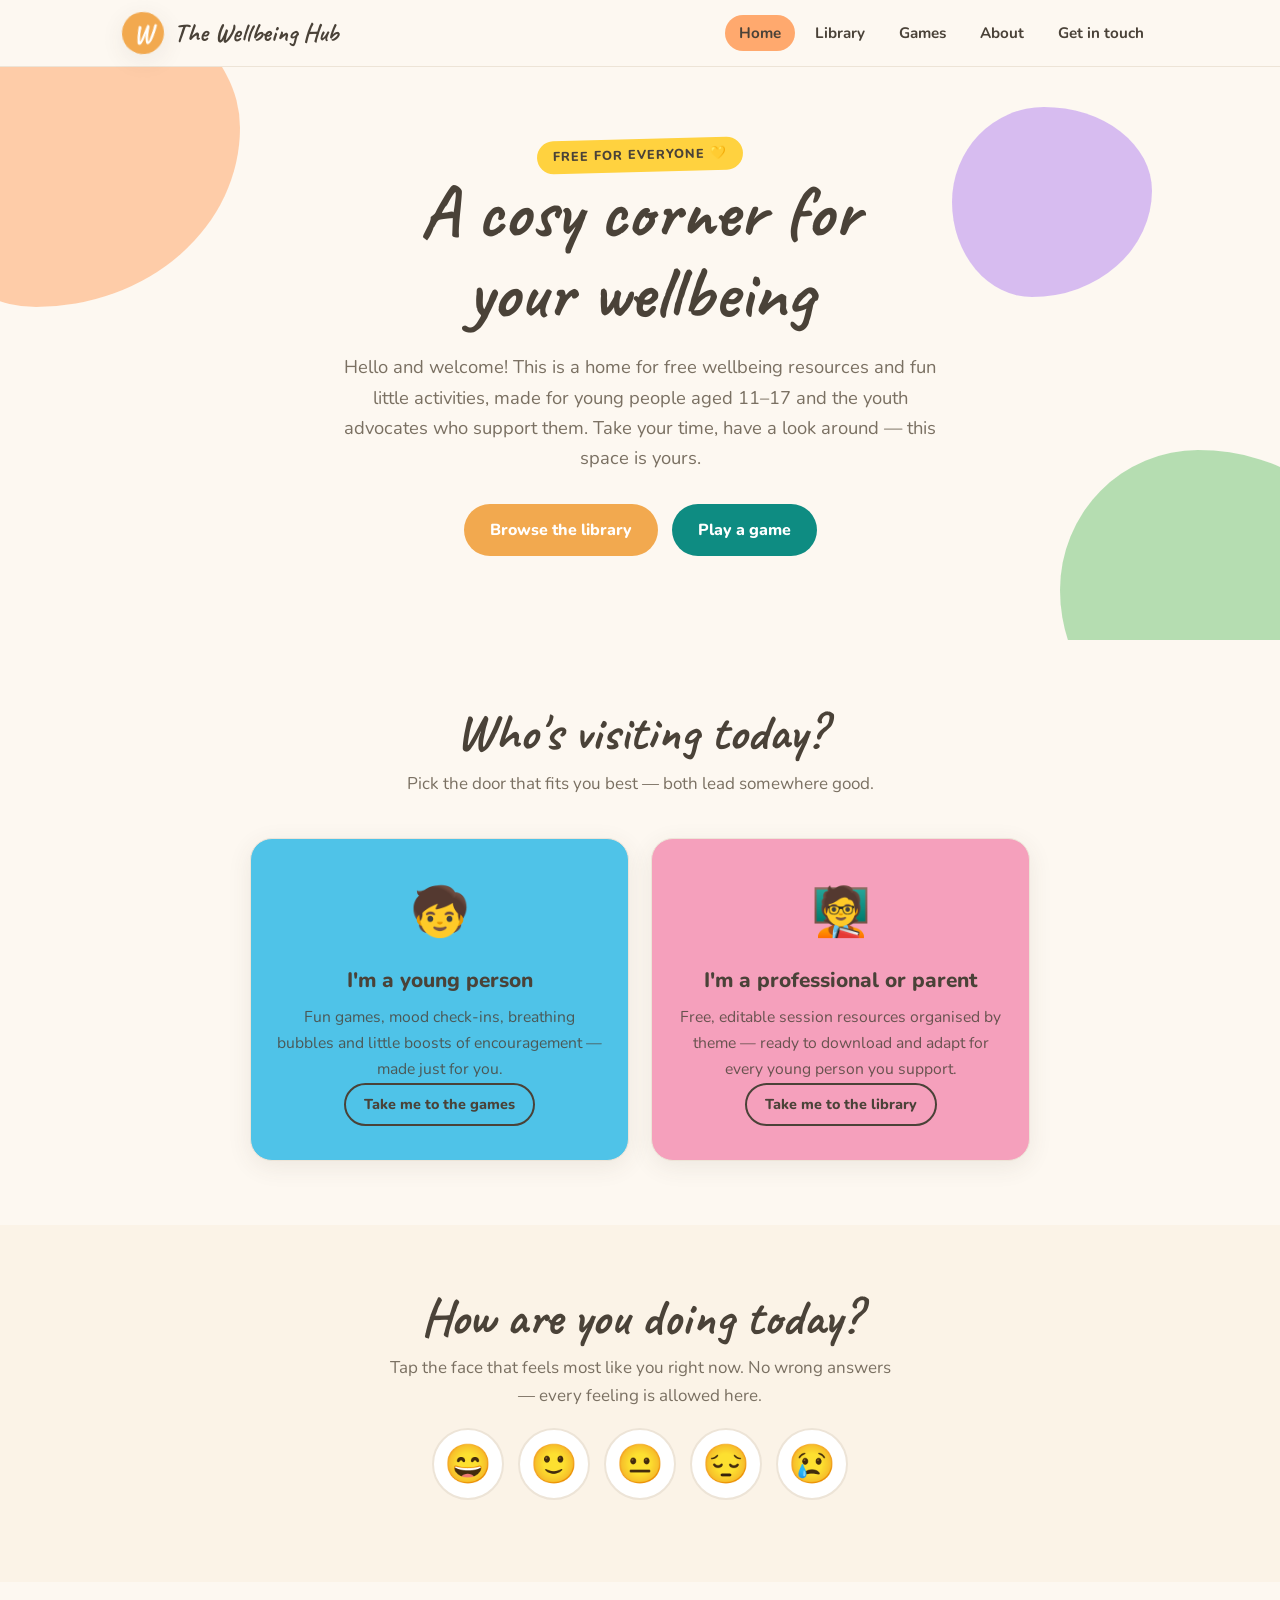
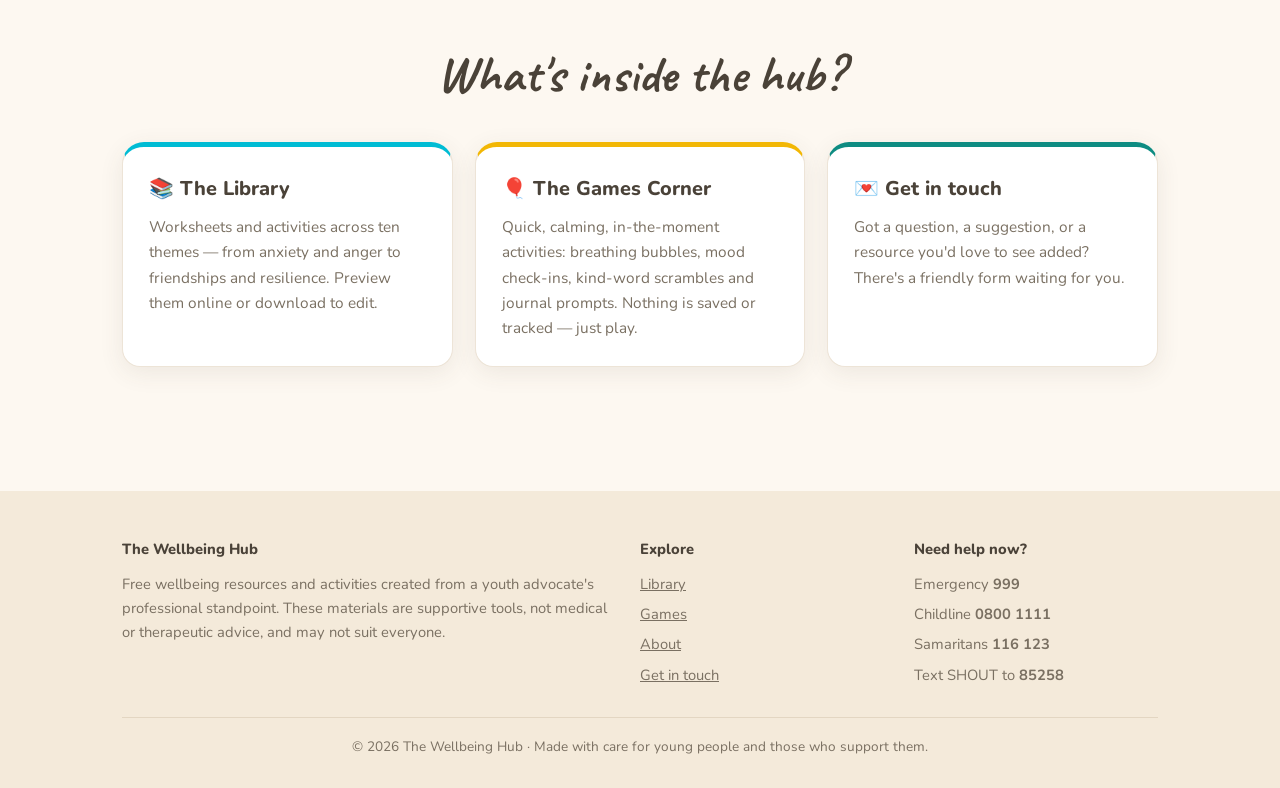
<file: index.html>
<!DOCTYPE html>
<html lang="en">
<head>
  <meta charset="UTF-8">
  <meta name="viewport" content="width=device-width, initial-scale=1.0">
  <title>The Wellbeing Hub — a toolkit for young people & youth advocates</title>
  <meta name="description" content="Free wellbeing resources and fun interactive activities for young people aged 11–17, created by a youth advocate.">
  <link rel="preconnect" href="https://fonts.googleapis.com">
  <link rel="preconnect" href="https://fonts.gstatic.com" crossorigin>
  <link href="https://fonts.googleapis.com/css2?family=Caveat:wght@600;700&family=Nunito:wght@400;700;800&display=swap" rel="stylesheet">
  <link rel="stylesheet" href="css/style.css">
</head>
<body>
  <a class="skip-link" href="#main">Skip to main content</a>

  <nav class="nav" aria-label="Main navigation">
    <div class="nav-inner">
      <a href="index.html" class="logo">
        <span class="logo-mark" aria-hidden="true">W</span>
        <span class="logo-text">The Wellbeing Hub</span>
      </a>
      <button class="nav-toggle" aria-expanded="false" aria-controls="nav-menu" aria-label="Open menu">☰</button>
      <ul class="nav-links" id="nav-menu">
        <li><a href="index.html" aria-current="page">Home</a></li>
        <li><a href="library.html">Library</a></li>
        <li><a href="games.html">Games</a></li>
        <li><a href="about.html">About</a></li>
        <li><a href="contact.html">Get in touch</a></li>
      </ul>
    </div>
  </nav>

  <main id="main">
    <!-- HERO -->
    <header class="hero">
      <div class="blob blob-1" aria-hidden="true"></div>
      <div class="blob blob-2" aria-hidden="true"></div>
      <div class="blob blob-3" aria-hidden="true"></div>
      <div class="container hero-inner">
        <span class="eyebrow">Free for everyone 💛</span>
        <h1>A cosy corner for<br>your wellbeing</h1>
        <p class="lead">
          Hello and welcome! This is a home for free wellbeing resources and fun little
          activities, made for young people aged 11–17 and the youth advocates who
          support them. Take your time, have a look around — this space is yours.
        </p>
        <div class="hero-actions">
          <a class="btn btn-honey" href="library.html">Browse the library</a>
          <a class="btn btn-sage" href="games.html">Play a game</a>
        </div>
      </div>
    </header>

    <!-- VISITOR CHOOSER -->
    <section class="section" aria-labelledby="chooser-title">
      <div class="container">
        <div class="section-head">
          <h2 id="chooser-title">Who's visiting today?</h2>
          <p>Pick the door that fits you best — both lead somewhere good.</p>
        </div>
        <div class="chooser">
          <a class="sticker tilt-l chooser-card reveal" href="games.html">
            <span class="big-emoji" aria-hidden="true">🧒</span>
            <h3>I'm a young person</h3>
            <p>Fun games, mood check-ins, breathing bubbles and little boosts of
              encouragement — made just for you.</p>
            <span class="btn btn-outline btn-small" aria-hidden="true">Take me to the games</span>
          </a>
          <a class="sticker tilt-r chooser-card reveal" href="library.html">
            <span class="big-emoji" aria-hidden="true">🧑‍🏫</span>
            <h3>I'm a professional or parent</h3>
            <p>Free, editable session resources organised by theme — ready to
              download and adapt for every young person you support.</p>
            <span class="btn btn-outline btn-small" aria-hidden="true">Take me to the library</span>
          </a>
        </div>
      </div>
    </section>

    <!-- QUICK MOOD CHECK-IN -->
    <section class="section section-alt reveal" aria-labelledby="mood-title">
      <div class="container" style="text-align:center;">
        <h2 id="mood-title">How are you doing today?</h2>
        <p style="color:var(--ink-soft); max-width:520px; margin:8px auto 0;">
          Tap the face that feels most like you right now. No wrong answers —
          every feeling is allowed here.
        </p>
        <div class="mood-row" role="group" aria-label="Choose how you are feeling">
          <button class="mood-btn" data-mood="great" aria-label="I feel great">😄</button>
          <button class="mood-btn" data-mood="good" aria-label="I feel good">🙂</button>
          <button class="mood-btn" data-mood="okay" aria-label="I feel okay">😐</button>
          <button class="mood-btn" data-mood="low" aria-label="I feel a bit low">😔</button>
          <button class="mood-btn" data-mood="tough" aria-label="I'm having a tough time">😢</button>
        </div>
        <div class="mood-response" id="mood-response" role="status" aria-live="polite"></div>
      </div>
    </section>

    <!-- WHAT'S INSIDE -->
    <section class="section" aria-labelledby="inside-title">
      <div class="container">
        <div class="section-head">
          <h2 id="inside-title">What's inside the hub?</h2>
        </div>
        <div class="grid-3">
          <div class="sticker tilt-l reveal">
            <h3>📚 The Library</h3>
            <p style="color:var(--ink-soft); font-size:0.96rem; margin-top:8px;">
              Worksheets and activities across ten themes — from anxiety and anger
              to friendships and resilience. Preview them online or download to edit.
            </p>
          </div>
          <div class="sticker reveal">
            <h3>🎈 The Games Corner</h3>
            <p style="color:var(--ink-soft); font-size:0.96rem; margin-top:8px;">
              Quick, calming, in-the-moment activities: breathing bubbles, mood
              check-ins, kind-word scrambles and journal prompts. Nothing is saved
              or tracked — just play.
            </p>
          </div>
          <div class="sticker tilt-r reveal">
            <h3>💌 Get in touch</h3>
            <p style="color:var(--ink-soft); font-size:0.96rem; margin-top:8px;">
              Got a question, a suggestion, or a resource you'd love to see added?
              There's a friendly form waiting for you.
            </p>
          </div>
        </div>
      </div>
    </section>
  </main>

  <footer>
    <div class="container">
      <div class="footer-grid">
        <div>
          <h4>The Wellbeing Hub</h4>
          <p>Free wellbeing resources and activities created from a youth advocate's
            professional standpoint. These materials are supportive tools, not medical
            or therapeutic advice, and may not suit everyone.</p>
        </div>
        <div>
          <h4>Explore</h4>
          <ul>
            <li><a href="library.html">Library</a></li>
            <li><a href="games.html">Games</a></li>
            <li><a href="about.html">About</a></li>
            <li><a href="contact.html">Get in touch</a></li>
          </ul>
        </div>
        <div>
          <h4>Need help now?</h4>
          <ul>
            <li>Emergency <strong>999</strong></li>
            <li>Childline <strong>0800 1111</strong></li>
            <li>Samaritans <strong>116 123</strong></li>
            <li>Text SHOUT to <strong>85258</strong></li>
          </ul>
        </div>
      </div>
      <div class="footer-bottom">
        © 2026 The Wellbeing Hub · Made with care for young people and those who support them.
      </div>
    </div>
  </footer>

  <script src="js/main.js"></script>
</body>
</html>
</file>
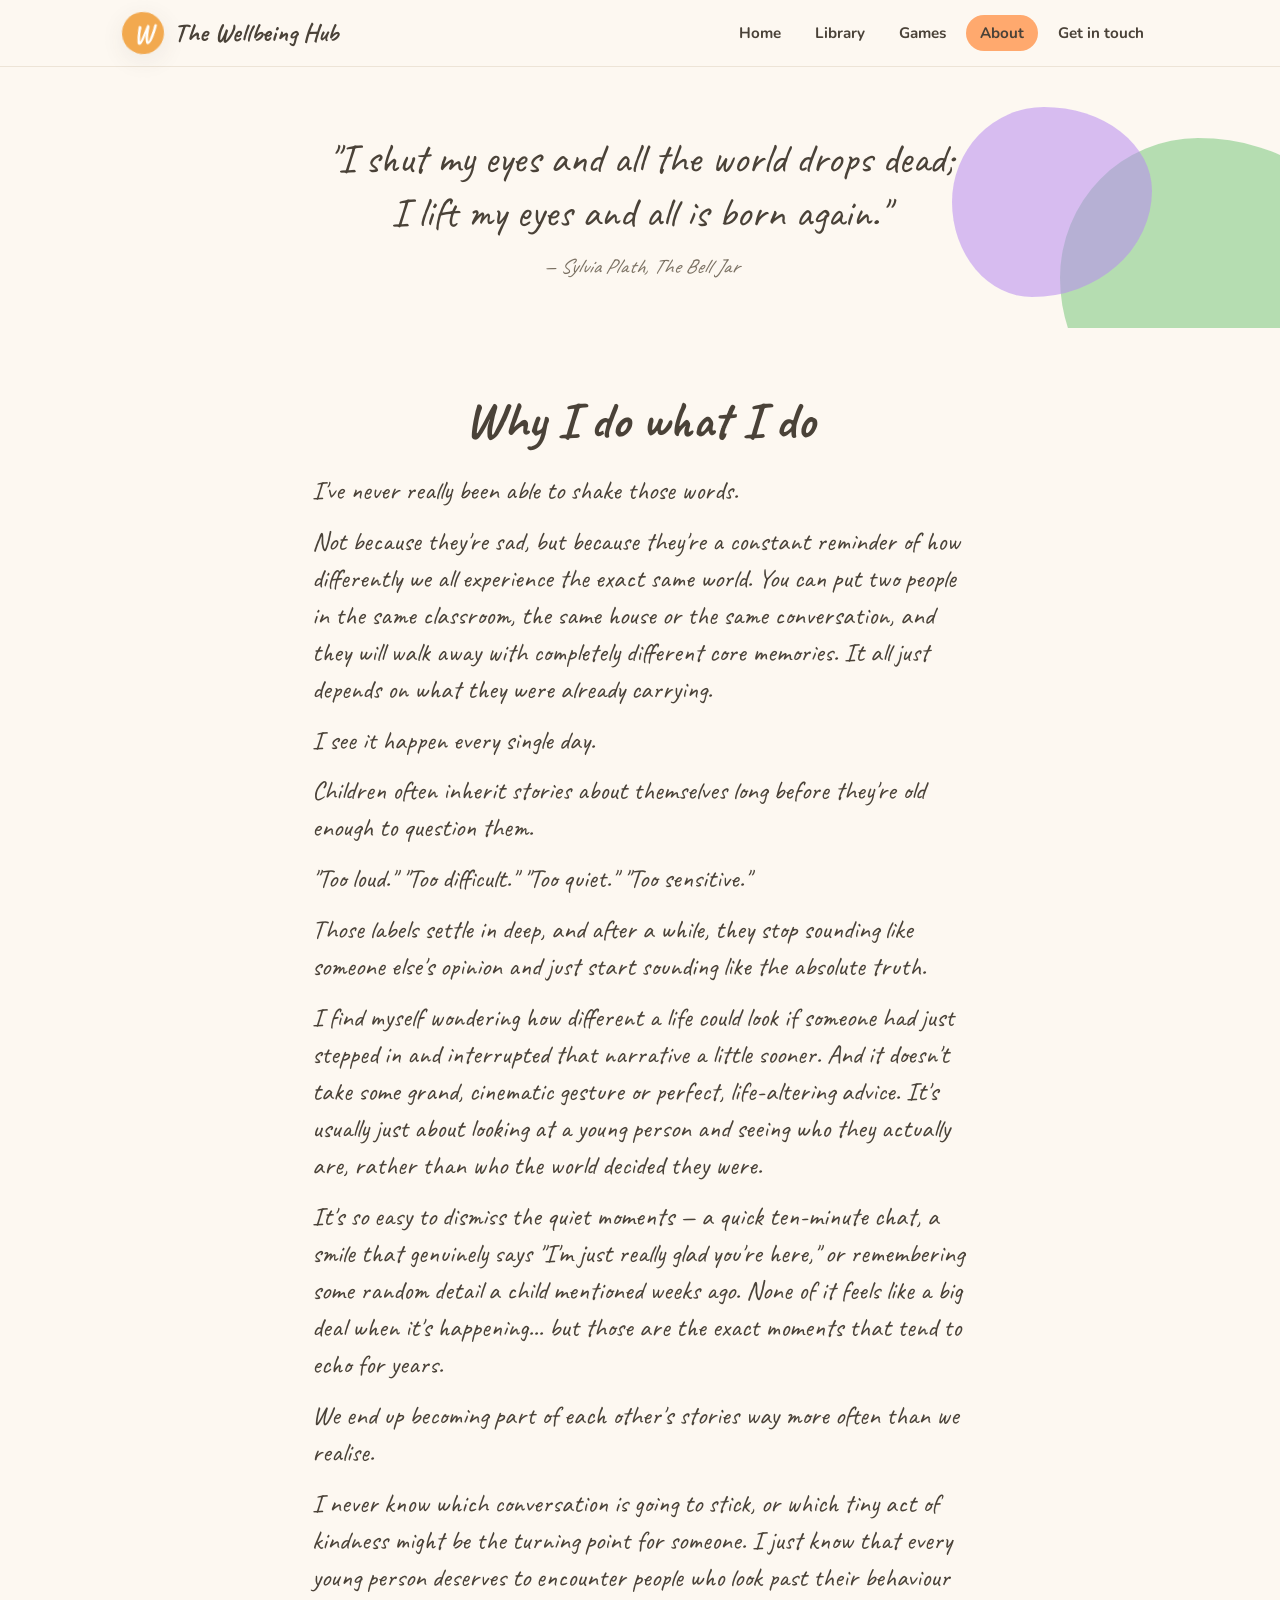
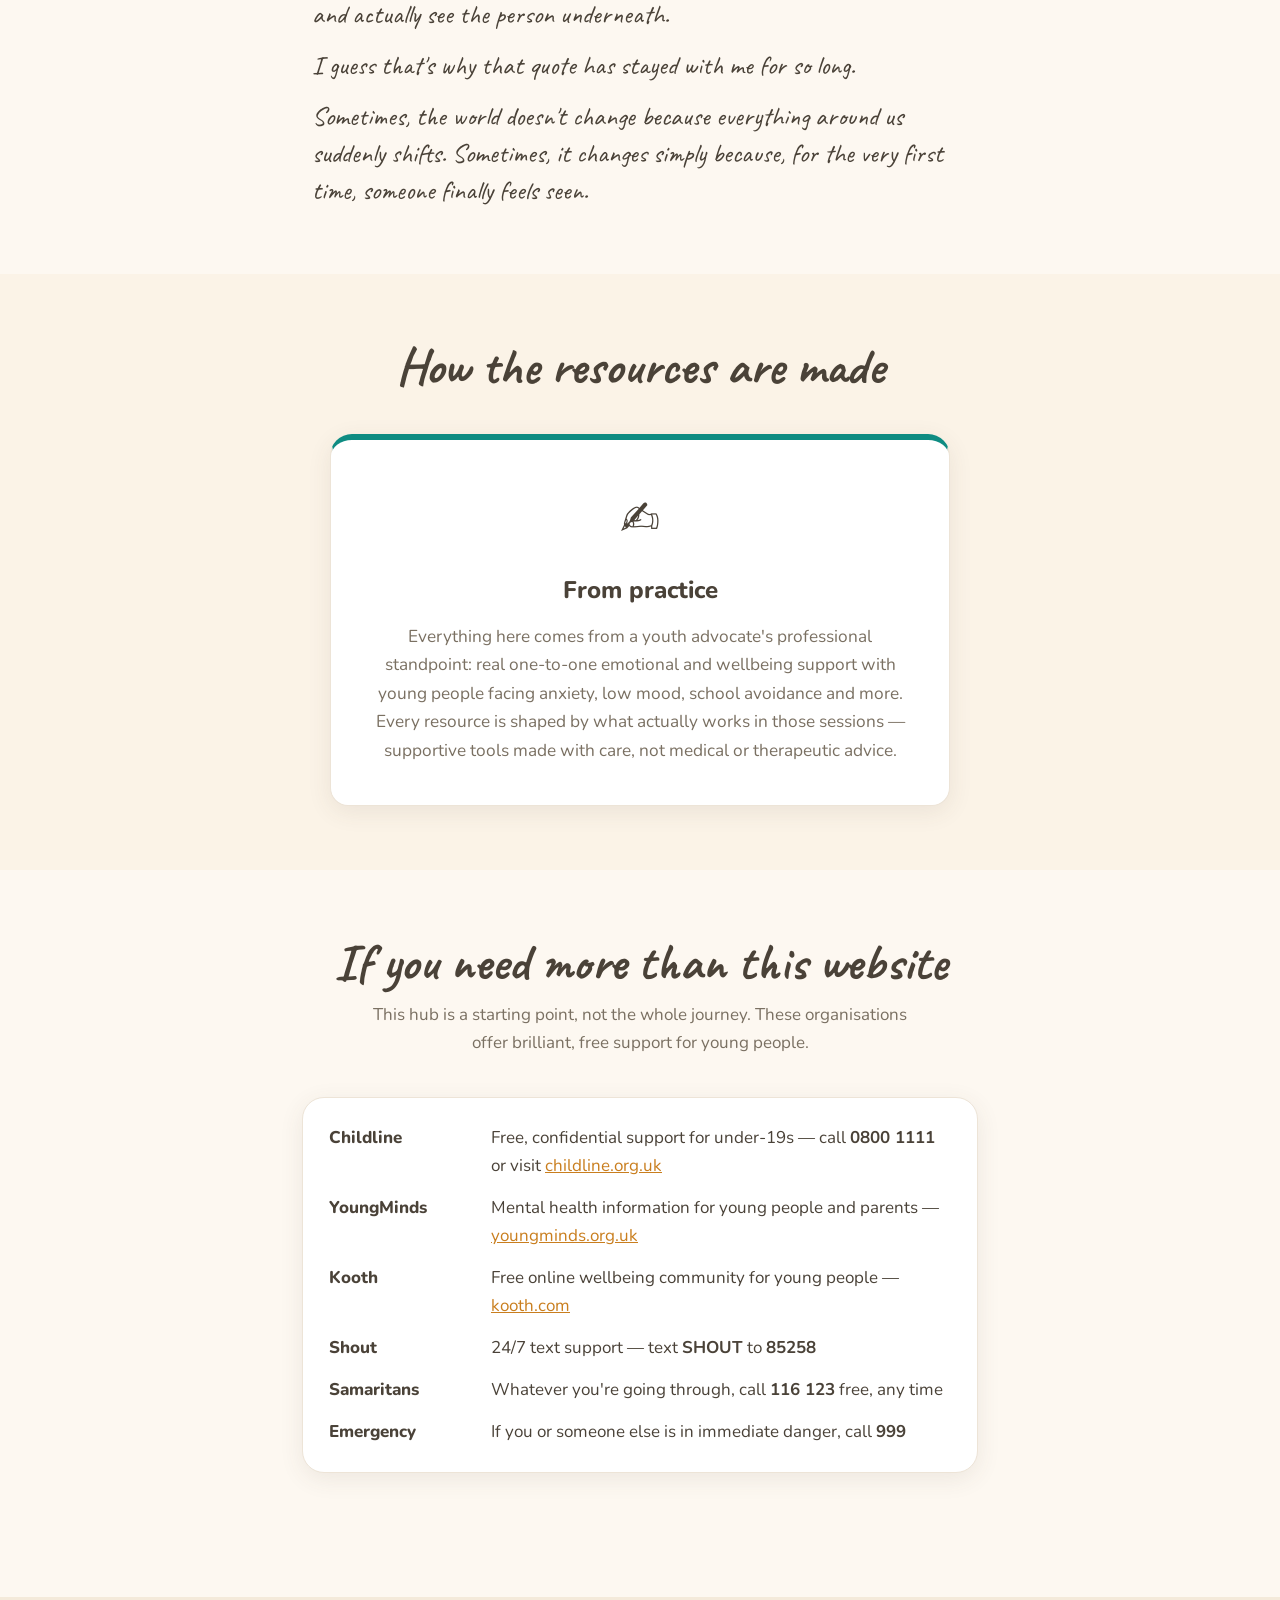
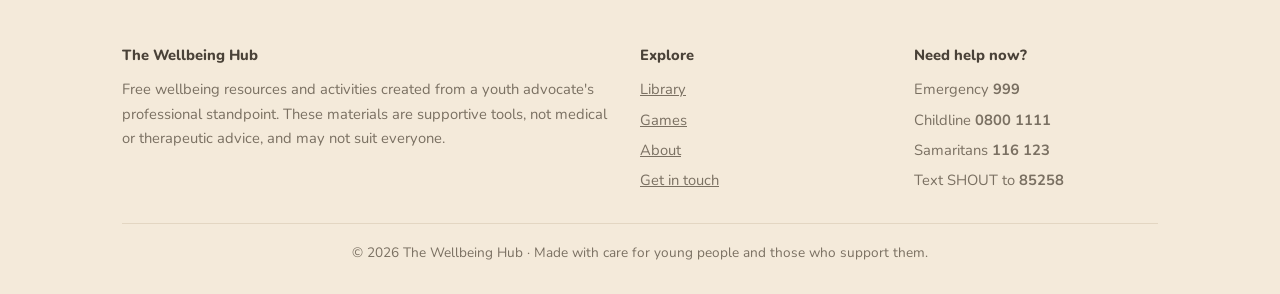
<file: about.html>
<!DOCTYPE html>
<html lang="en">
<head>
  <meta charset="UTF-8">
  <meta name="viewport" content="width=device-width, initial-scale=1.0">
  <title>About — The Wellbeing Hub</title>
  <meta name="description" content="Why The Wellbeing Hub exists, how the resources are made, and where to find more help.">
  <link rel="preconnect" href="https://fonts.googleapis.com">
  <link rel="preconnect" href="https://fonts.gstatic.com" crossorigin>
  <link href="https://fonts.googleapis.com/css2?family=Caveat:wght@600;700&family=Nunito:wght@400;700;800&display=swap" rel="stylesheet">
  <link rel="stylesheet" href="css/style.css">
</head>
<body>
  <a class="skip-link" href="#main">Skip to main content</a>

  <nav class="nav" aria-label="Main navigation">
    <div class="nav-inner">
      <a href="index.html" class="logo">
        <span class="logo-mark" aria-hidden="true">W</span>
        <span class="logo-text">The Wellbeing Hub</span>
      </a>
      <button class="nav-toggle" aria-expanded="false" aria-controls="nav-menu" aria-label="Open menu">☰</button>
      <ul class="nav-links" id="nav-menu">
        <li><a href="index.html">Home</a></li>
        <li><a href="library.html">Library</a></li>
        <li><a href="games.html">Games</a></li>
        <li><a href="about.html" aria-current="page">About</a></li>
        <li><a href="contact.html">Get in touch</a></li>
      </ul>
    </div>
  </nav>

  <main id="main">
    <header class="hero" style="padding:64px 0 48px;">
      <div class="blob blob-2" aria-hidden="true"></div>
      <div class="blob blob-3" aria-hidden="true"></div>
      <div class="container hero-inner">
        <blockquote class="quote-block">
          "I shut my eyes and all the world drops dead;<br>
          I lift my eyes and all is born again."
          <cite>— Sylvia Plath, The Bell Jar</cite>
        </blockquote>
      </div>
    </header>

    <section class="section" aria-labelledby="why-title">
      <div class="container prose prose-hand reveal">
        <h2 id="why-title" style="text-align:center; margin-bottom:24px;">Why I do what I do</h2>
        <p>I've never really been able to shake those words.</p>
        <p>Not because they're sad, but because they're a constant reminder of how
          differently we all experience the exact same world. You can put two people in
          the same classroom, the same house or the same conversation, and they will walk
          away with completely different core memories. It all just depends on what they
          were already carrying.</p>
        <p>I see it happen every single day.</p>
        <p>Children often inherit stories about themselves long before they're old enough
          to question them.</p>
        <p>"Too loud." "Too difficult." "Too quiet." "Too sensitive."</p>
        <p>Those labels settle in deep, and after a while, they stop sounding like someone
          else's opinion and just start sounding like the absolute truth.</p>
        <p>I find myself wondering how different a life could look if someone had just
          stepped in and interrupted that narrative a little sooner. And it doesn't take
          some grand, cinematic gesture or perfect, life-altering advice. It's usually just
          about looking at a young person and seeing who they actually are, rather than who
          the world decided they were.</p>
        <p>It's so easy to dismiss the quiet moments — a quick ten-minute chat, a smile
          that genuinely says "I'm just really glad you're here," or remembering some
          random detail a child mentioned weeks ago. None of it feels like a big deal when
          it's happening... but those are the exact moments that tend to echo for years.</p>
        <p>We end up becoming part of each other's stories way more often than we realise.</p>
        <p>I never know which conversation is going to stick, or which tiny act of kindness
          might be the turning point for someone. I just know that every young person
          deserves to encounter people who look past their behaviour and actually see the
          person underneath.</p>
        <p>I guess that's why that quote has stayed with me for so long.</p>
        <p>Sometimes, the world doesn't change because everything around us suddenly
          shifts. Sometimes, it changes simply because, for the very first time, someone
          finally feels seen.</p>
      </div>
    </section>

    <section class="section section-alt" aria-labelledby="how-title">
      <div class="container">
        <div class="section-head">
          <h2 id="how-title">How the resources are made</h2>
        </div>
        <div class="sticker feature-card reveal">
          <span class="big-emoji" aria-hidden="true">✍️</span>
          <h3>From practice</h3>
          <p>
            Everything here comes from a youth advocate's professional standpoint:
            real one-to-one emotional and wellbeing support with young people facing
            anxiety, low mood, school avoidance and more. Every resource is shaped by
            what actually works in those sessions — supportive tools made with care,
            not medical or therapeutic advice.</p>
        </div>
      </div>
    </section>

    <section class="section" aria-labelledby="more-help-title">
      <div class="container" style="max-width:720px;">
        <div class="section-head">
          <h2 id="more-help-title">If you need more than this website</h2>
          <p>This hub is a starting point, not the whole journey. These organisations
            offer brilliant, free support for young people.</p>
        </div>
        <div class="sticker reveal">
          <ul class="help-links">
            <li><span class="who">Childline</span><span>Free, confidential support for under-19s — call <strong>0800 1111</strong> or visit <a href="https://www.childline.org.uk" target="_blank" rel="noopener">childline.org.uk</a></span></li>
            <li><span class="who">YoungMinds</span><span>Mental health information for young people and parents — <a href="https://www.youngminds.org.uk" target="_blank" rel="noopener">youngminds.org.uk</a></span></li>
            <li><span class="who">Kooth</span><span>Free online wellbeing community for young people — <a href="https://www.kooth.com" target="_blank" rel="noopener">kooth.com</a></span></li>
            <li><span class="who">Shout</span><span>24/7 text support — text <strong>SHOUT</strong> to <strong>85258</strong></span></li>
            <li><span class="who">Samaritans</span><span>Whatever you're going through, call <strong>116 123</strong> free, any time</span></li>
            <li><span class="who">Emergency</span><span>If you or someone else is in immediate danger, call <strong>999</strong></span></li>
          </ul>
        </div>
      </div>
    </section>
  </main>

  <footer>
    <div class="container">
      <div class="footer-grid">
        <div>
          <h4>The Wellbeing Hub</h4>
          <p>Free wellbeing resources and activities created from a youth advocate's
            professional standpoint. These materials are supportive tools, not medical
            or therapeutic advice, and may not suit everyone.</p>
        </div>
        <div>
          <h4>Explore</h4>
          <ul>
            <li><a href="library.html">Library</a></li>
            <li><a href="games.html">Games</a></li>
            <li><a href="about.html">About</a></li>
            <li><a href="contact.html">Get in touch</a></li>
          </ul>
        </div>
        <div>
          <h4>Need help now?</h4>
          <ul>
            <li>Emergency <strong>999</strong></li>
            <li>Childline <strong>0800 1111</strong></li>
            <li>Samaritans <strong>116 123</strong></li>
            <li>Text SHOUT to <strong>85258</strong></li>
          </ul>
        </div>
      </div>
      <div class="footer-bottom">
        © 2026 The Wellbeing Hub · Made with care for young people and those who support them.
      </div>
    </div>
  </footer>

  <script src="js/main.js"></script>
</body>
</html>
</file>
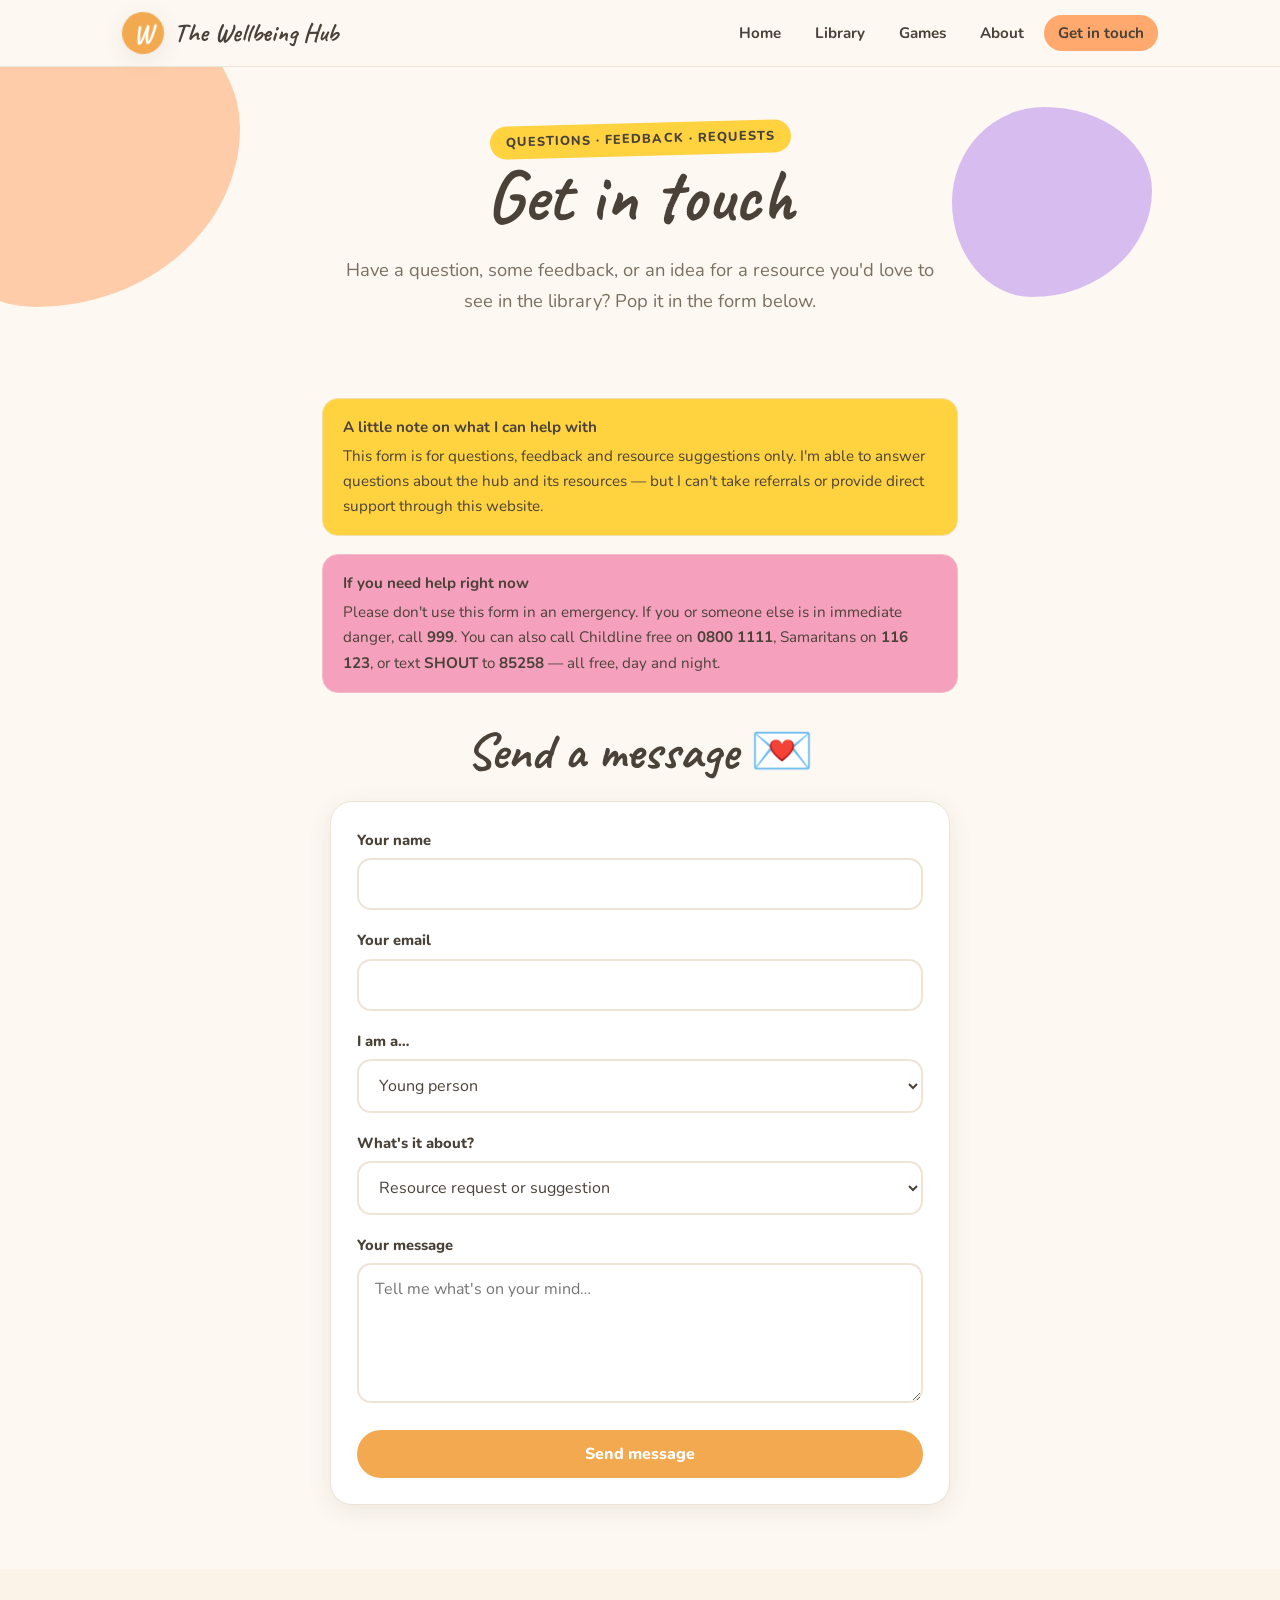
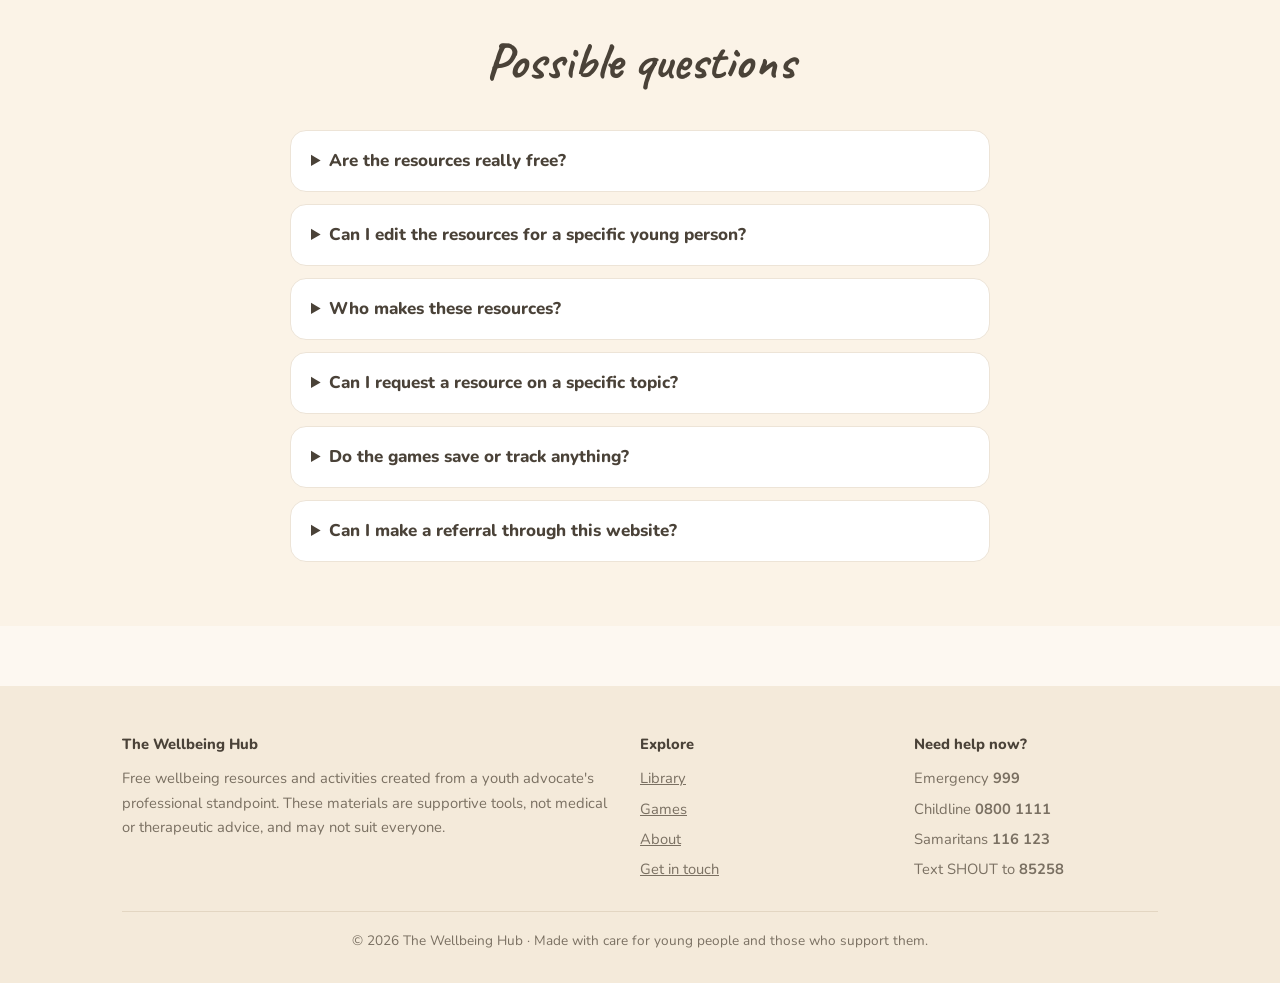
<file: contact.html>
<!DOCTYPE html>
<html lang="en">
<head>
  <meta charset="UTF-8">
  <meta name="viewport" content="width=device-width, initial-scale=1.0">
  <title>Get in touch — The Wellbeing Hub</title>
  <meta name="description" content="Ask a question, share feedback or suggest a resource for The Wellbeing Hub.">
  <link rel="preconnect" href="https://fonts.googleapis.com">
  <link rel="preconnect" href="https://fonts.gstatic.com" crossorigin>
  <link href="https://fonts.googleapis.com/css2?family=Caveat:wght@600;700&family=Nunito:wght@400;700;800&display=swap" rel="stylesheet">
  <link rel="stylesheet" href="css/style.css">
</head>
<body>
  <a class="skip-link" href="#main">Skip to main content</a>

  <nav class="nav" aria-label="Main navigation">
    <div class="nav-inner">
      <a href="index.html" class="logo">
        <span class="logo-mark" aria-hidden="true">W</span>
        <span class="logo-text">The Wellbeing Hub</span>
      </a>
      <button class="nav-toggle" aria-expanded="false" aria-controls="nav-menu" aria-label="Open menu">☰</button>
      <ul class="nav-links" id="nav-menu">
        <li><a href="index.html">Home</a></li>
        <li><a href="library.html">Library</a></li>
        <li><a href="games.html">Games</a></li>
        <li><a href="about.html">About</a></li>
        <li><a href="contact.html" aria-current="page">Get in touch</a></li>
      </ul>
    </div>
  </nav>

  <main id="main">
    <header class="hero" style="padding:56px 0 36px;">
      <div class="blob blob-1" aria-hidden="true"></div>
      <div class="blob blob-3" aria-hidden="true"></div>
      <div class="container hero-inner">
        <span class="eyebrow">Questions · Feedback · Requests</span>
        <h1>Get in touch</h1>
        <p class="lead">
          Have a question, some feedback, or an idea for a resource you'd love to see
          in the library? Pop it in the form below.
        </p>
      </div>
    </header>

    <section class="section" style="padding-top:16px;" aria-labelledby="form-title">
      <div class="container" style="max-width:680px;">
        <div class="notice reveal" style="margin-bottom:18px;">
          <strong>A little note on what I can help with</strong>
          This form is for questions, feedback and resource suggestions only.
          I'm able to answer questions about the hub and its resources — but I can't
          take referrals or provide direct support through this website.
        </div>
        <div class="notice notice-crisis reveal" style="margin-bottom:30px;">
          <strong>If you need help right now</strong>
          Please don't use this form in an emergency. If you or someone else is in
          immediate danger, call <strong>999</strong>. You can also call Childline free on
          <strong>0800 1111</strong>, Samaritans on <strong>116 123</strong>, or text
          <strong>SHOUT</strong> to <strong>85258</strong> — all free, day and night.
        </div>

        <h2 id="form-title" style="text-align:center; margin-bottom:22px;">Send a message 💌</h2>
        <form class="form-grid sticker reveal" name="contact" method="POST" data-netlify="true" netlify-honeypot="bot-field" action="/thanks.html">
          <input type="hidden" name="form-name" value="contact">
          <p style="display:none;"><label>Don't fill this in: <input name="bot-field"></label></p>
          <div>
            <label for="f-name">Your name</label>
            <input id="f-name" name="name" type="text" required autocomplete="name">
          </div>
          <div>
            <label for="f-email">Your email</label>
            <input id="f-email" name="email" type="email" required autocomplete="email">
          </div>
          <div>
            <label for="f-role">I am a…</label>
            <select id="f-role" name="role">
              <option>Young person</option>
              <option>Youth advocate</option>
              <option>Parent or carer</option>
              <option>Teacher or school staff</option>
              <option>Other professional</option>
              <option>Just curious!</option>
            </select>
          </div>
          <div>
            <label for="f-topic">What's it about?</label>
            <select id="f-topic" name="topic">
              <option>Resource request or suggestion</option>
              <option>General question</option>
              <option>Feedback about the website</option>
              <option>Something else</option>
            </select>
          </div>
          <div>
            <label for="f-message">Your message</label>
            <textarea id="f-message" name="message" required placeholder="Tell me what's on your mind…"></textarea>
          </div>
          <button class="btn btn-honey" type="submit">Send message</button>
        </form>
      </div>
    </section>

    <section class="section section-alt" aria-labelledby="faq-title">
      <div class="container">
        <div class="section-head">
          <h2 id="faq-title">Possible questions</h2>
        </div>
        <div class="faq reveal">
          <details>
            <summary>Are the resources really free?</summary>
            <p>Yes — everything in the library is completely free to preview, download,
              edit and use with the young people you support.</p>
          </details>
          <details>
            <summary>Can I edit the resources for a specific young person?</summary>
            <p>Please do! That's exactly what they're for. Resources are provided in
              editable formats wherever possible so you can adapt them to each young
              person's needs.</p>
          </details>
          <details>
            <summary>Who makes these resources?</summary>
            <p>I do — a youth advocate, drawing on personal experience of real one-to-one
              wellbeing work with young people. They are supportive tools, not medical
              or therapeutic advice.</p>
          </details>
          <details>
            <summary>Can I request a resource on a specific topic?</summary>
            <p>Absolutely — that's one of the main reasons this form exists. Send your
              idea over and it may appear in the library's "recently added" section.</p>
          </details>
          <details>
            <summary>Do the games save or track anything?</summary>
            <p>No. The games are just for fun in the moment — nothing you tap, type or
              choose is saved, stored or sent anywhere.</p>
          </details>
          <details>
            <summary>Can I make a referral through this website?</summary>
            <p>No — this website can't accept referrals or provide direct support. If a
              young person needs help, please contact their school, GP, or the support
              services listed on the <a href="about.html">About page</a>.</p>
          </details>
        </div>
      </div>
    </section>
  </main>

  <footer>
    <div class="container">
      <div class="footer-grid">
        <div>
          <h4>The Wellbeing Hub</h4>
          <p>Free wellbeing resources and activities created from a youth advocate's
            professional standpoint. These materials are supportive tools, not medical
            or therapeutic advice, and may not suit everyone.</p>
        </div>
        <div>
          <h4>Explore</h4>
          <ul>
            <li><a href="library.html">Library</a></li>
            <li><a href="games.html">Games</a></li>
            <li><a href="about.html">About</a></li>
            <li><a href="contact.html">Get in touch</a></li>
          </ul>
        </div>
        <div>
          <h4>Need help now?</h4>
          <ul>
            <li>Emergency <strong>999</strong></li>
            <li>Childline <strong>0800 1111</strong></li>
            <li>Samaritans <strong>116 123</strong></li>
            <li>Text SHOUT to <strong>85258</strong></li>
          </ul>
        </div>
      </div>
      <div class="footer-bottom">
        © 2026 The Wellbeing Hub · Made with care for young people and those who support them.
      </div>
    </div>
  </footer>

  <script src="js/main.js"></script>
</body>
</html>
</file>
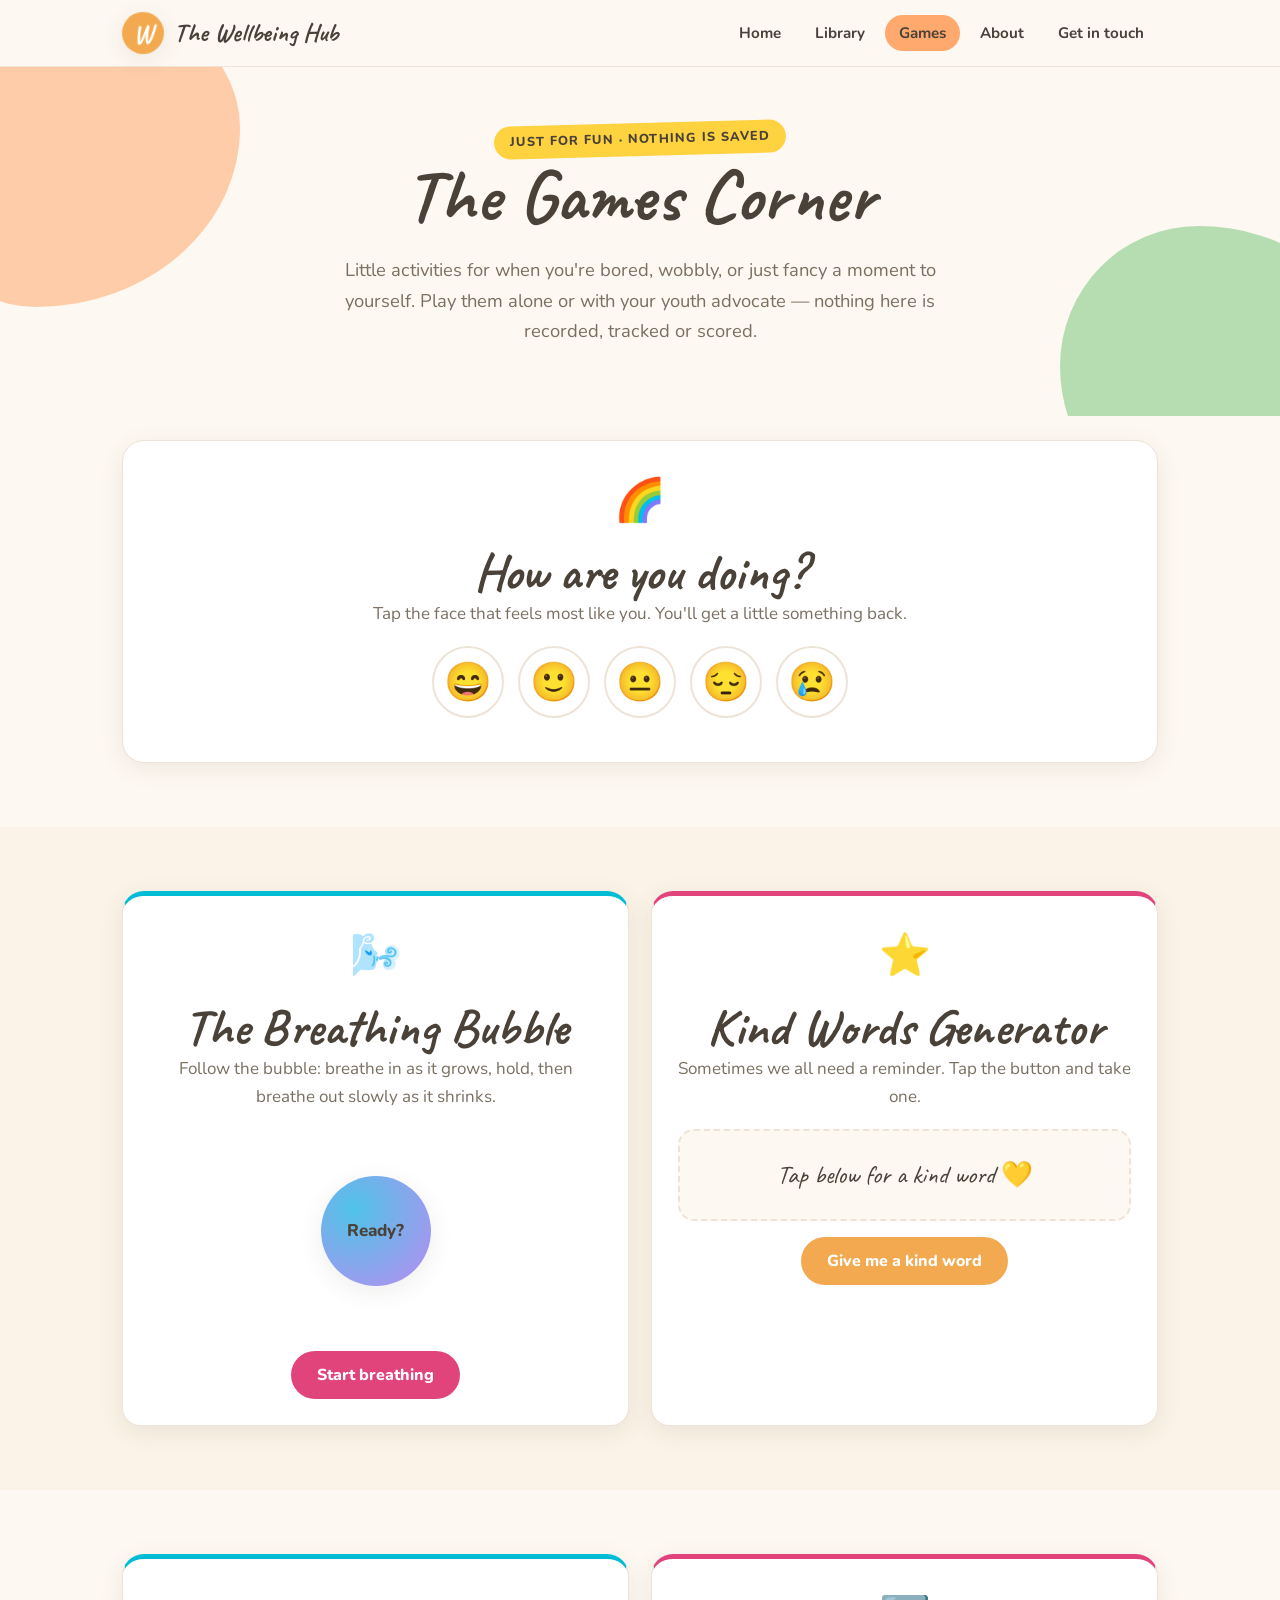
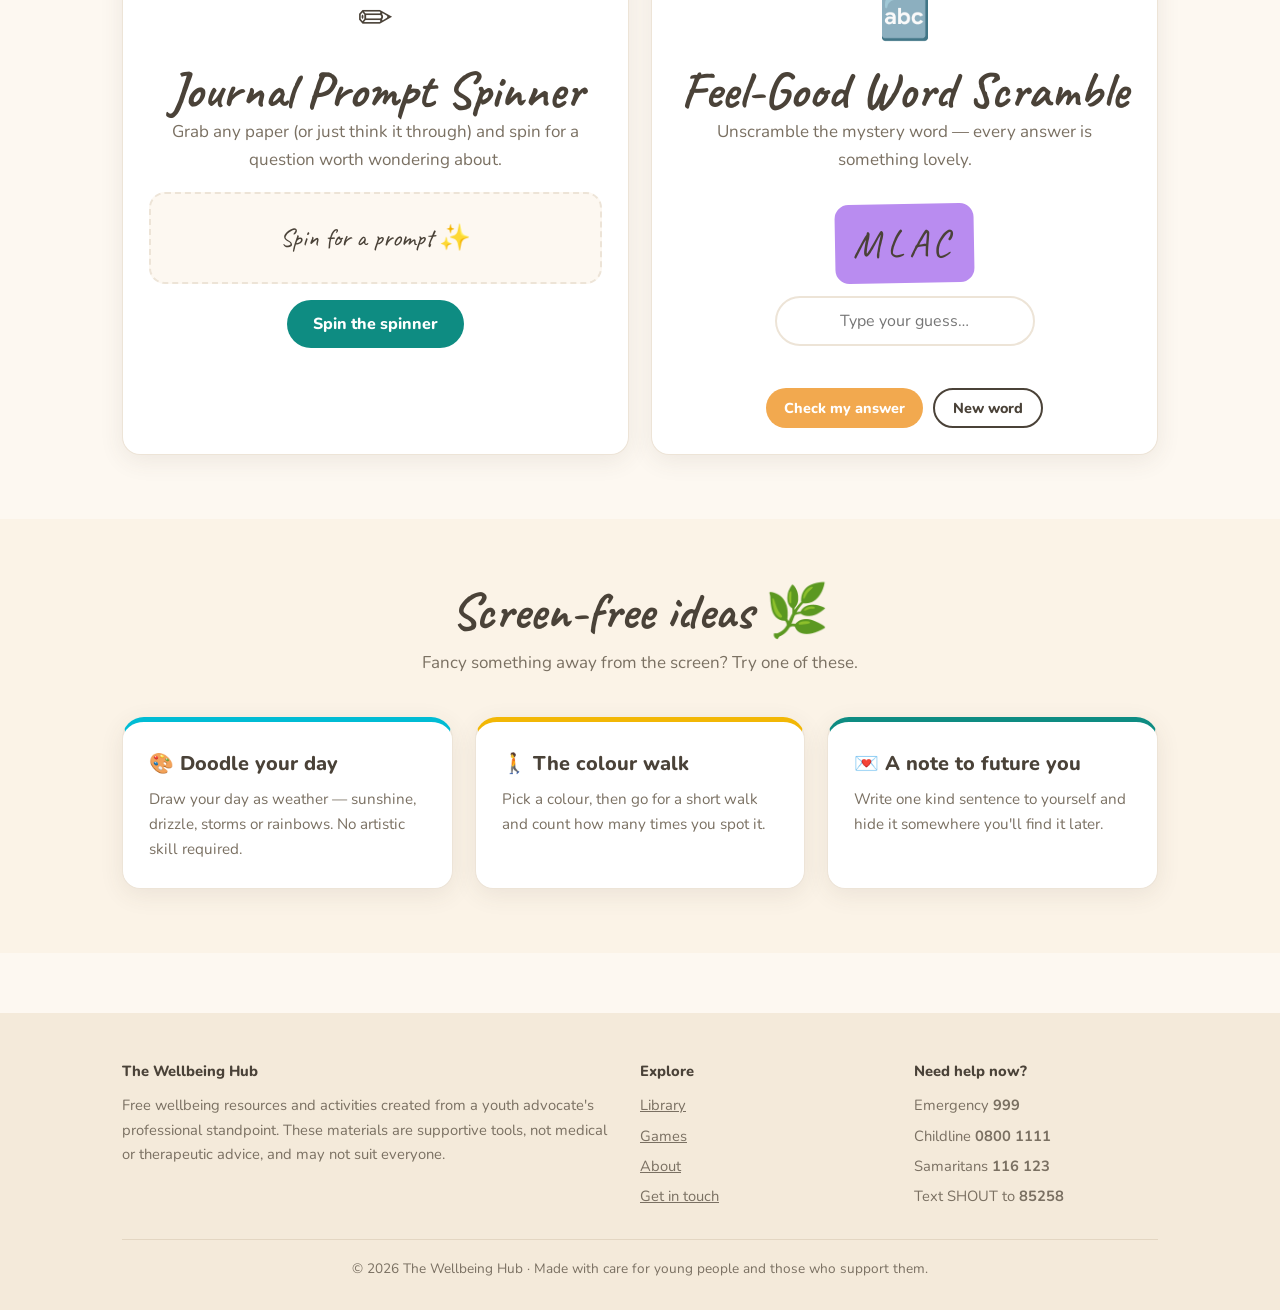
<file: games.html>
<!DOCTYPE html>
<html lang="en">
<head>
  <meta charset="UTF-8">
  <meta name="viewport" content="width=device-width, initial-scale=1.0">
  <title>Games — The Wellbeing Hub</title>
  <meta name="description" content="Fun, calming, in-the-moment wellbeing games for young people. Nothing is saved or tracked.">
  <link rel="preconnect" href="https://fonts.googleapis.com">
  <link rel="preconnect" href="https://fonts.gstatic.com" crossorigin>
  <link href="https://fonts.googleapis.com/css2?family=Caveat:wght@600;700&family=Nunito:wght@400;700;800&display=swap" rel="stylesheet">
  <link rel="stylesheet" href="css/style.css">
</head>
<body>
  <a class="skip-link" href="#main">Skip to main content</a>

  <nav class="nav" aria-label="Main navigation">
    <div class="nav-inner">
      <a href="index.html" class="logo">
        <span class="logo-mark" aria-hidden="true">W</span>
        <span class="logo-text">The Wellbeing Hub</span>
      </a>
      <button class="nav-toggle" aria-expanded="false" aria-controls="nav-menu" aria-label="Open menu">☰</button>
      <ul class="nav-links" id="nav-menu">
        <li><a href="index.html">Home</a></li>
        <li><a href="library.html">Library</a></li>
        <li><a href="games.html" aria-current="page">Games</a></li>
        <li><a href="about.html">About</a></li>
        <li><a href="contact.html">Get in touch</a></li>
      </ul>
    </div>
  </nav>

  <main id="main">
    <header class="hero" style="padding:56px 0 40px;">
      <div class="blob blob-1" aria-hidden="true"></div>
      <div class="blob blob-2" aria-hidden="true"></div>
      <div class="container hero-inner">
        <span class="eyebrow">Just for fun · Nothing is saved</span>
        <h1>The Games Corner</h1>
        <p class="lead">
          Little activities for when you're bored, wobbly, or just fancy a moment to
          yourself. Play them alone or with your youth advocate — nothing here is
          recorded, tracked or scored.
        </p>
      </div>
    </header>

    <!-- MOOD CHECK-IN -->
    <section class="section" style="padding-top:24px;" aria-labelledby="g-mood">
      <div class="container">
        <div class="sticker tilt-l game-card reveal">
          <span class="big-emoji" aria-hidden="true">🌈</span>
          <h2 id="g-mood" class="script">How are you doing?</h2>
          <p style="color:var(--ink-soft);">Tap the face that feels most like you. You'll get a little something back.</p>
          <div class="mood-row" role="group" aria-label="Choose how you are feeling">
            <button class="mood-btn" data-mood="great" aria-label="I feel great">😄</button>
            <button class="mood-btn" data-mood="good" aria-label="I feel good">🙂</button>
            <button class="mood-btn" data-mood="okay" aria-label="I feel okay">😐</button>
            <button class="mood-btn" data-mood="low" aria-label="I feel a bit low">😔</button>
            <button class="mood-btn" data-mood="tough" aria-label="I'm having a tough time">😢</button>
          </div>
          <div class="mood-response" id="mood-response" role="status" aria-live="polite"></div>
        </div>
      </div>
    </section>

    <!-- BREATHING + AFFIRMATIONS -->
    <section class="section section-alt" aria-label="Calming games">
      <div class="container grid-2">
        <div class="sticker game-card reveal">
          <span class="big-emoji" aria-hidden="true">🌬️</span>
          <h2 class="script">The Breathing Bubble</h2>
          <p style="color:var(--ink-soft);">Follow the bubble: breathe in as it grows, hold, then breathe out slowly as it shrinks.</p>
          <div class="breath-stage">
            <div class="breath-bubble" id="breath-bubble"><span id="breath-label">Ready?</span></div>
          </div>
          <button class="btn btn-lavender" id="breath-toggle">Start breathing</button>
        </div>

        <div class="sticker tilt-r game-card reveal">
          <span class="big-emoji" aria-hidden="true">⭐</span>
          <h2 class="script">Kind Words Generator</h2>
          <p style="color:var(--ink-soft);">Sometimes we all need a reminder. Tap the button and take one.</p>
          <div class="game-area">
            <div class="reveal-box" id="affirmation-box" role="status" aria-live="polite">Tap below for a kind word 💛</div>
          </div>
          <button class="btn btn-honey" id="affirmation-btn" style="margin-top:16px;">Give me a kind word</button>
        </div>
      </div>
    </section>

    <!-- PROMPTS + SCRAMBLE -->
    <section class="section" aria-label="Creative games">
      <div class="container grid-2">
        <div class="sticker tilt-l game-card reveal">
          <span class="big-emoji" aria-hidden="true">✏️</span>
          <h2 class="script">Journal Prompt Spinner</h2>
          <p style="color:var(--ink-soft);">Grab any paper (or just think it through) and spin for a question worth wondering about.</p>
          <div class="game-area">
            <div class="reveal-box" id="prompt-box" role="status" aria-live="polite">Spin for a prompt ✨</div>
          </div>
          <button class="btn btn-sage" id="prompt-btn" style="margin-top:16px;">Spin the spinner</button>
        </div>

        <div class="sticker game-card reveal">
          <span class="big-emoji" aria-hidden="true">🔤</span>
          <h2 class="script">Feel-Good Word Scramble</h2>
          <p style="color:var(--ink-soft);">Unscramble the mystery word — every answer is something lovely.</p>
          <div class="game-area">
            <div class="scramble-word" id="scramble-word" aria-live="polite"></div>
            <div>
              <label for="scramble-input" style="position:absolute; left:-9999px;">Your guess</label>
              <input class="scramble-input" id="scramble-input" type="text" autocomplete="off" placeholder="Type your guess…">
            </div>
            <p class="scramble-msg" id="scramble-msg" role="status" aria-live="polite"></p>
            <div style="display:flex; gap:10px; justify-content:center; flex-wrap:wrap;">
              <button class="btn btn-honey btn-small" id="scramble-check">Check my answer</button>
              <button class="btn btn-outline btn-small" id="scramble-new">New word</button>
            </div>
          </div>
        </div>
      </div>
    </section>

    <!-- OFFLINE IDEAS -->
    <section class="section section-alt" aria-labelledby="g-offline">
      <div class="container">
        <div class="section-head">
          <h2 id="g-offline">Screen-free ideas 🌿</h2>
          <p>Fancy something away from the screen? Try one of these.</p>
        </div>
        <div class="grid-3">
          <div class="sticker tilt-l reveal">
            <h3>🎨 Doodle your day</h3>
            <p style="color:var(--ink-soft); font-size:0.95rem; margin-top:6px;">Draw your day as weather — sunshine, drizzle, storms or rainbows. No artistic skill required.</p>
          </div>
          <div class="sticker reveal">
            <h3>🚶 The colour walk</h3>
            <p style="color:var(--ink-soft); font-size:0.95rem; margin-top:6px;">Pick a colour, then go for a short walk and count how many times you spot it.</p>
          </div>
          <div class="sticker tilt-r reveal">
            <h3>💌 A note to future you</h3>
            <p style="color:var(--ink-soft); font-size:0.95rem; margin-top:6px;">Write one kind sentence to yourself and hide it somewhere you'll find it later.</p>
          </div>
        </div>
      </div>
    </section>
  </main>

  <footer>
    <div class="container">
      <div class="footer-grid">
        <div>
          <h4>The Wellbeing Hub</h4>
          <p>Free wellbeing resources and activities created from a youth advocate's
            professional standpoint. These materials are supportive tools, not medical
            or therapeutic advice, and may not suit everyone.</p>
        </div>
        <div>
          <h4>Explore</h4>
          <ul>
            <li><a href="library.html">Library</a></li>
            <li><a href="games.html">Games</a></li>
            <li><a href="about.html">About</a></li>
            <li><a href="contact.html">Get in touch</a></li>
          </ul>
        </div>
        <div>
          <h4>Need help now?</h4>
          <ul>
            <li>Emergency <strong>999</strong></li>
            <li>Childline <strong>0800 1111</strong></li>
            <li>Samaritans <strong>116 123</strong></li>
            <li>Text SHOUT to <strong>85258</strong></li>
          </ul>
        </div>
      </div>
      <div class="footer-bottom">
        © 2026 The Wellbeing Hub · Made with care for young people and those who support them.
      </div>
    </div>
  </footer>

  <script src="js/main.js"></script>
</body>
</html>
</file>
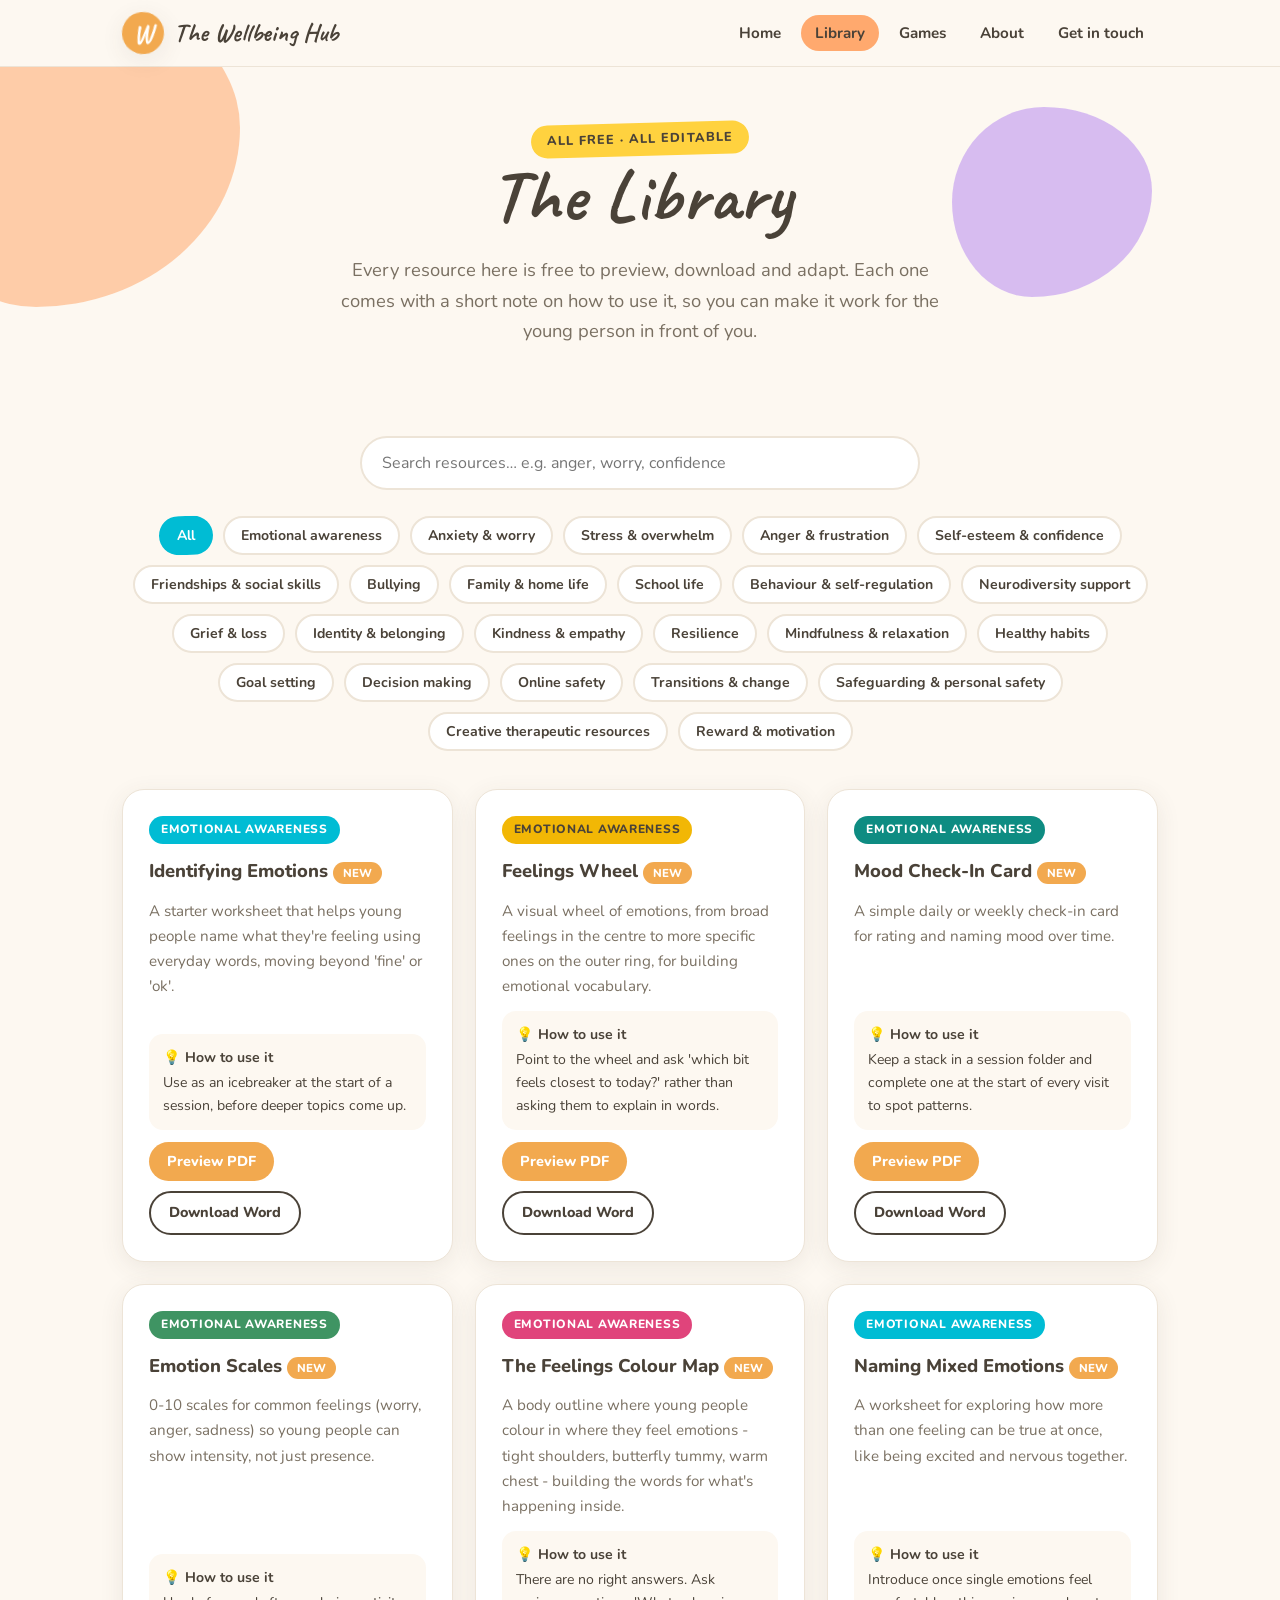
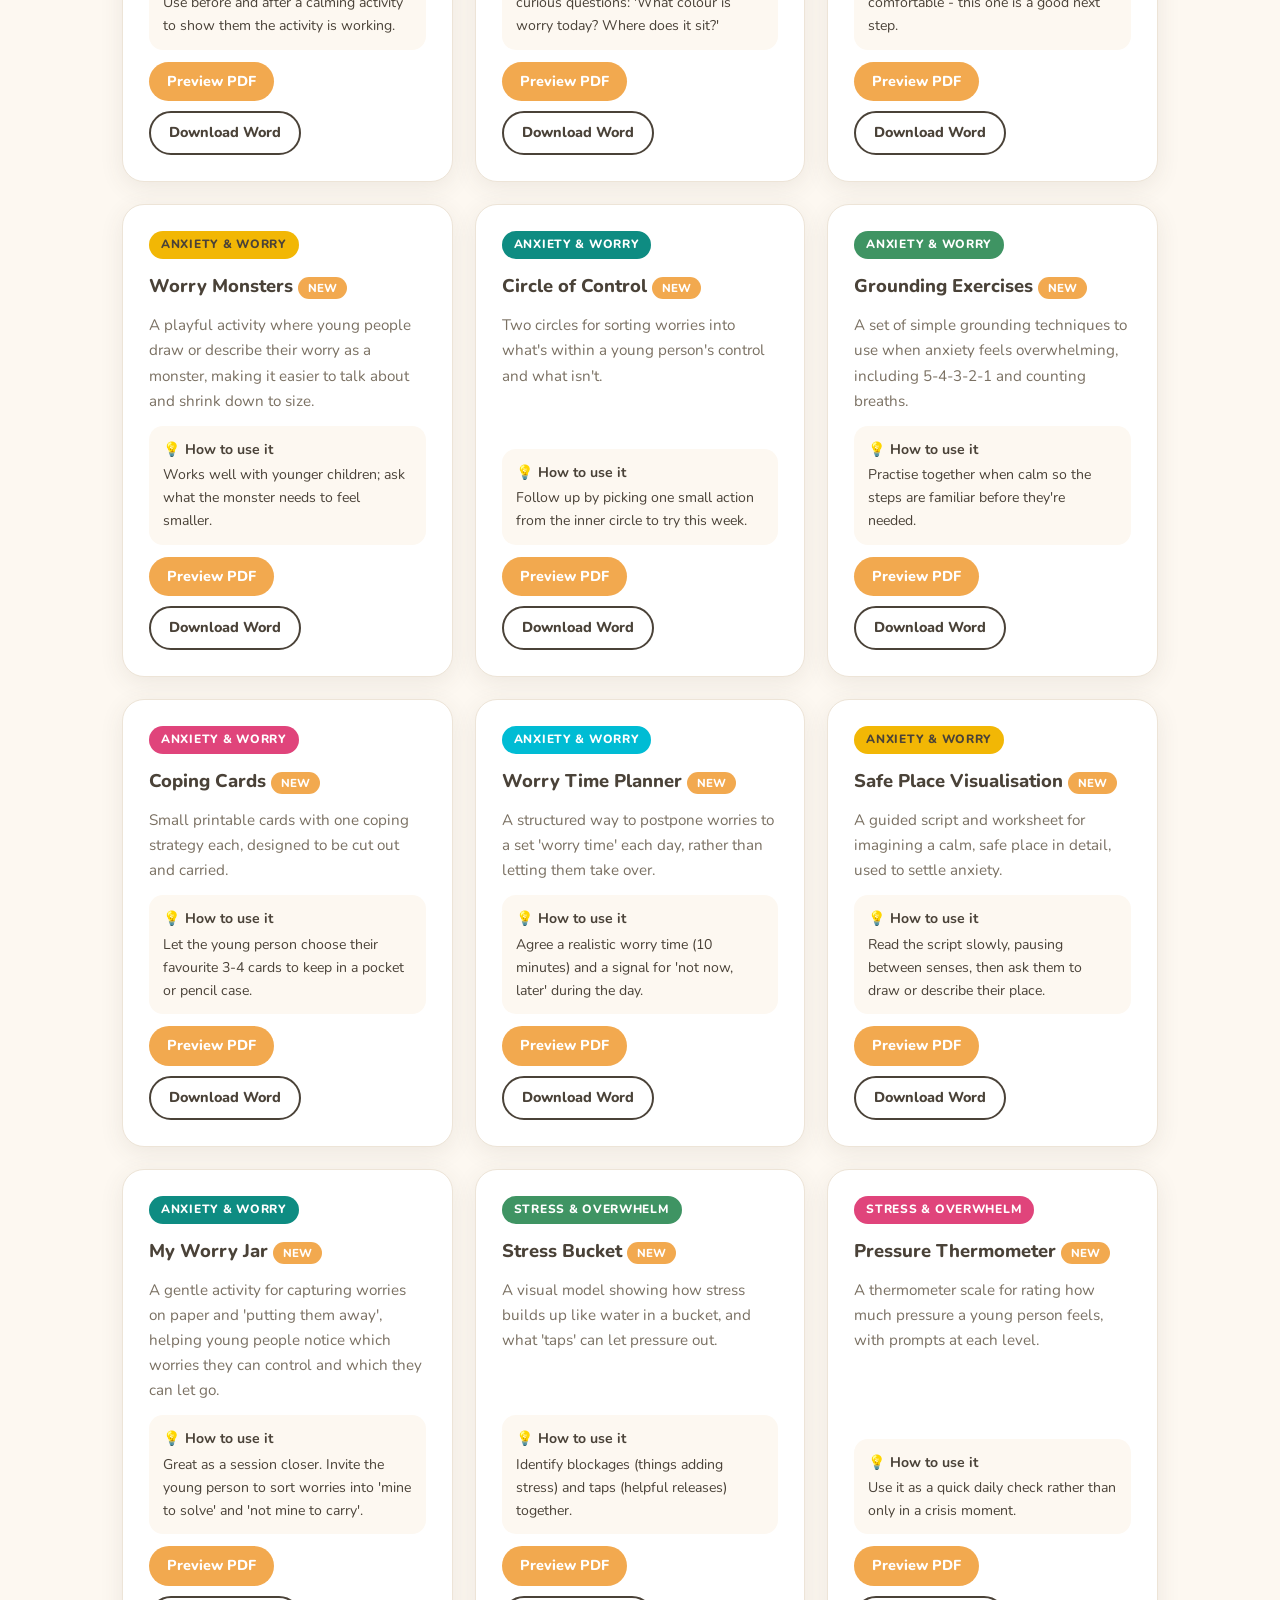
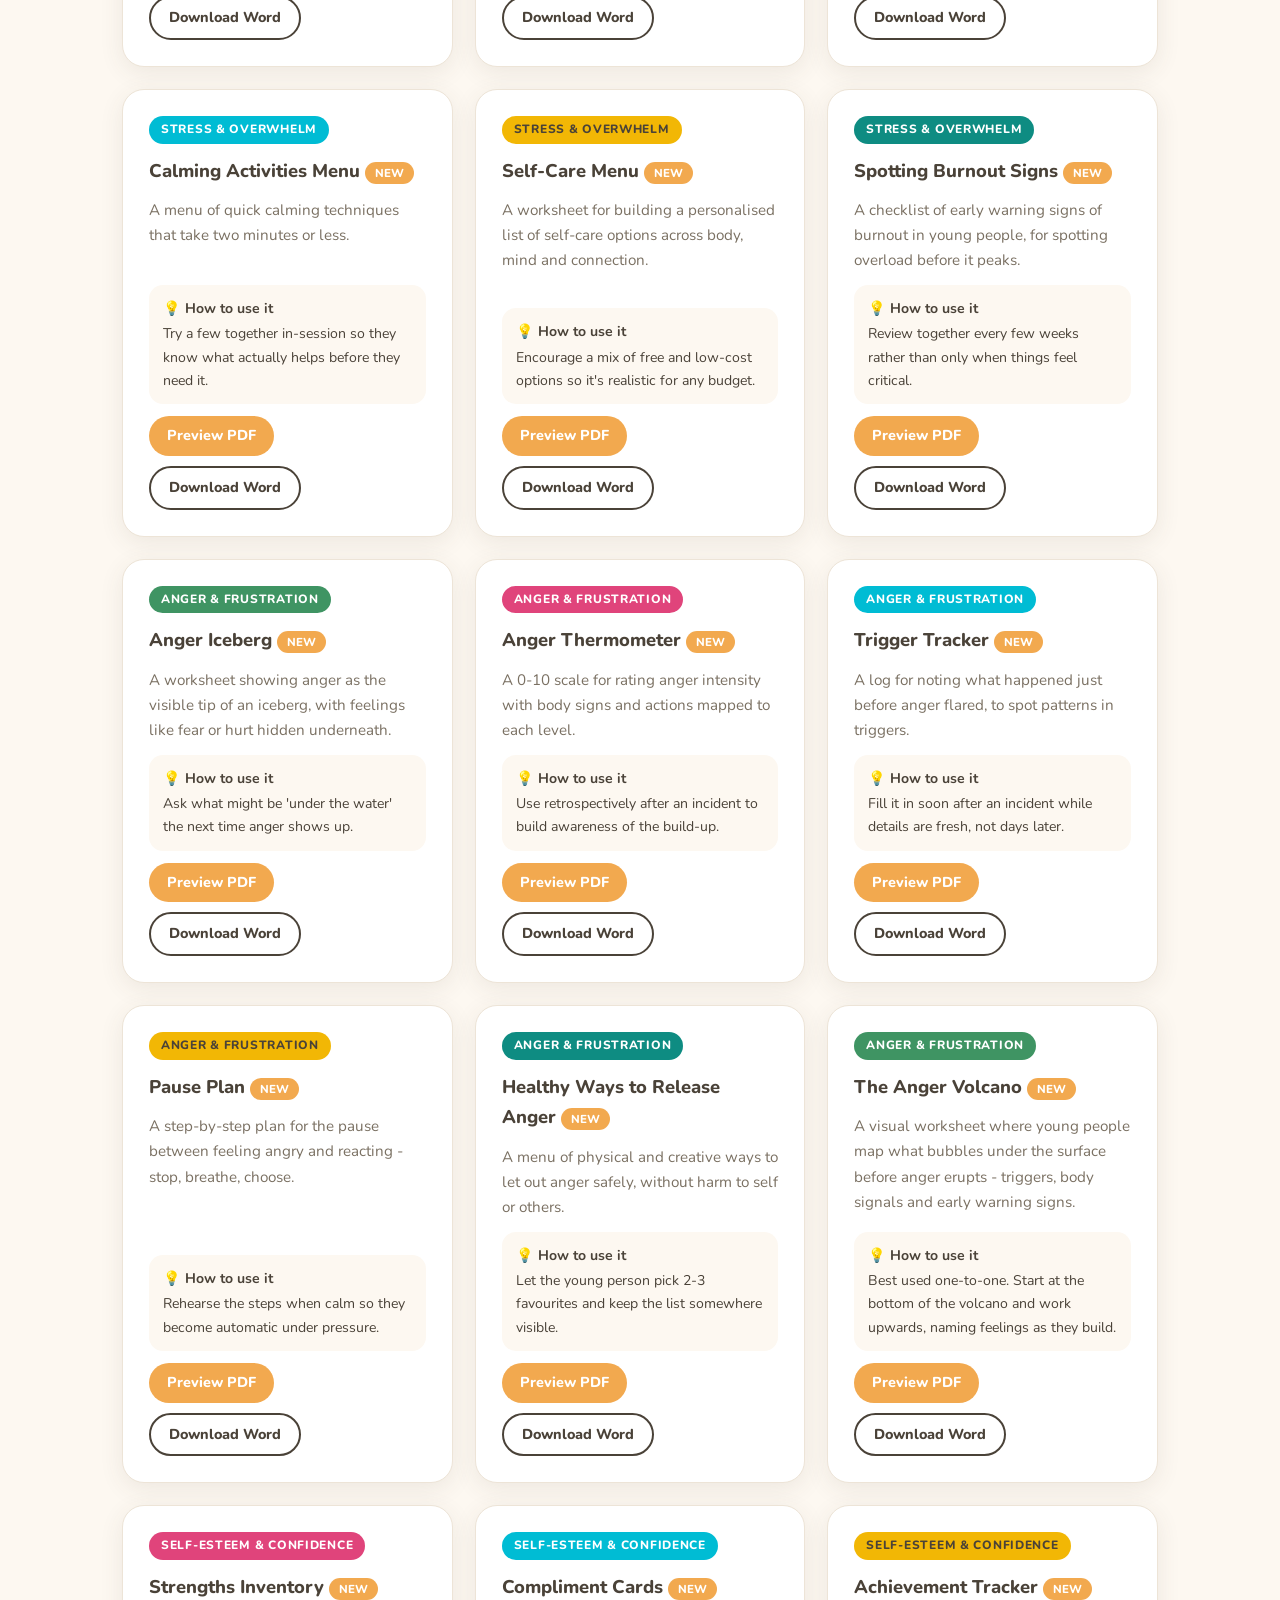
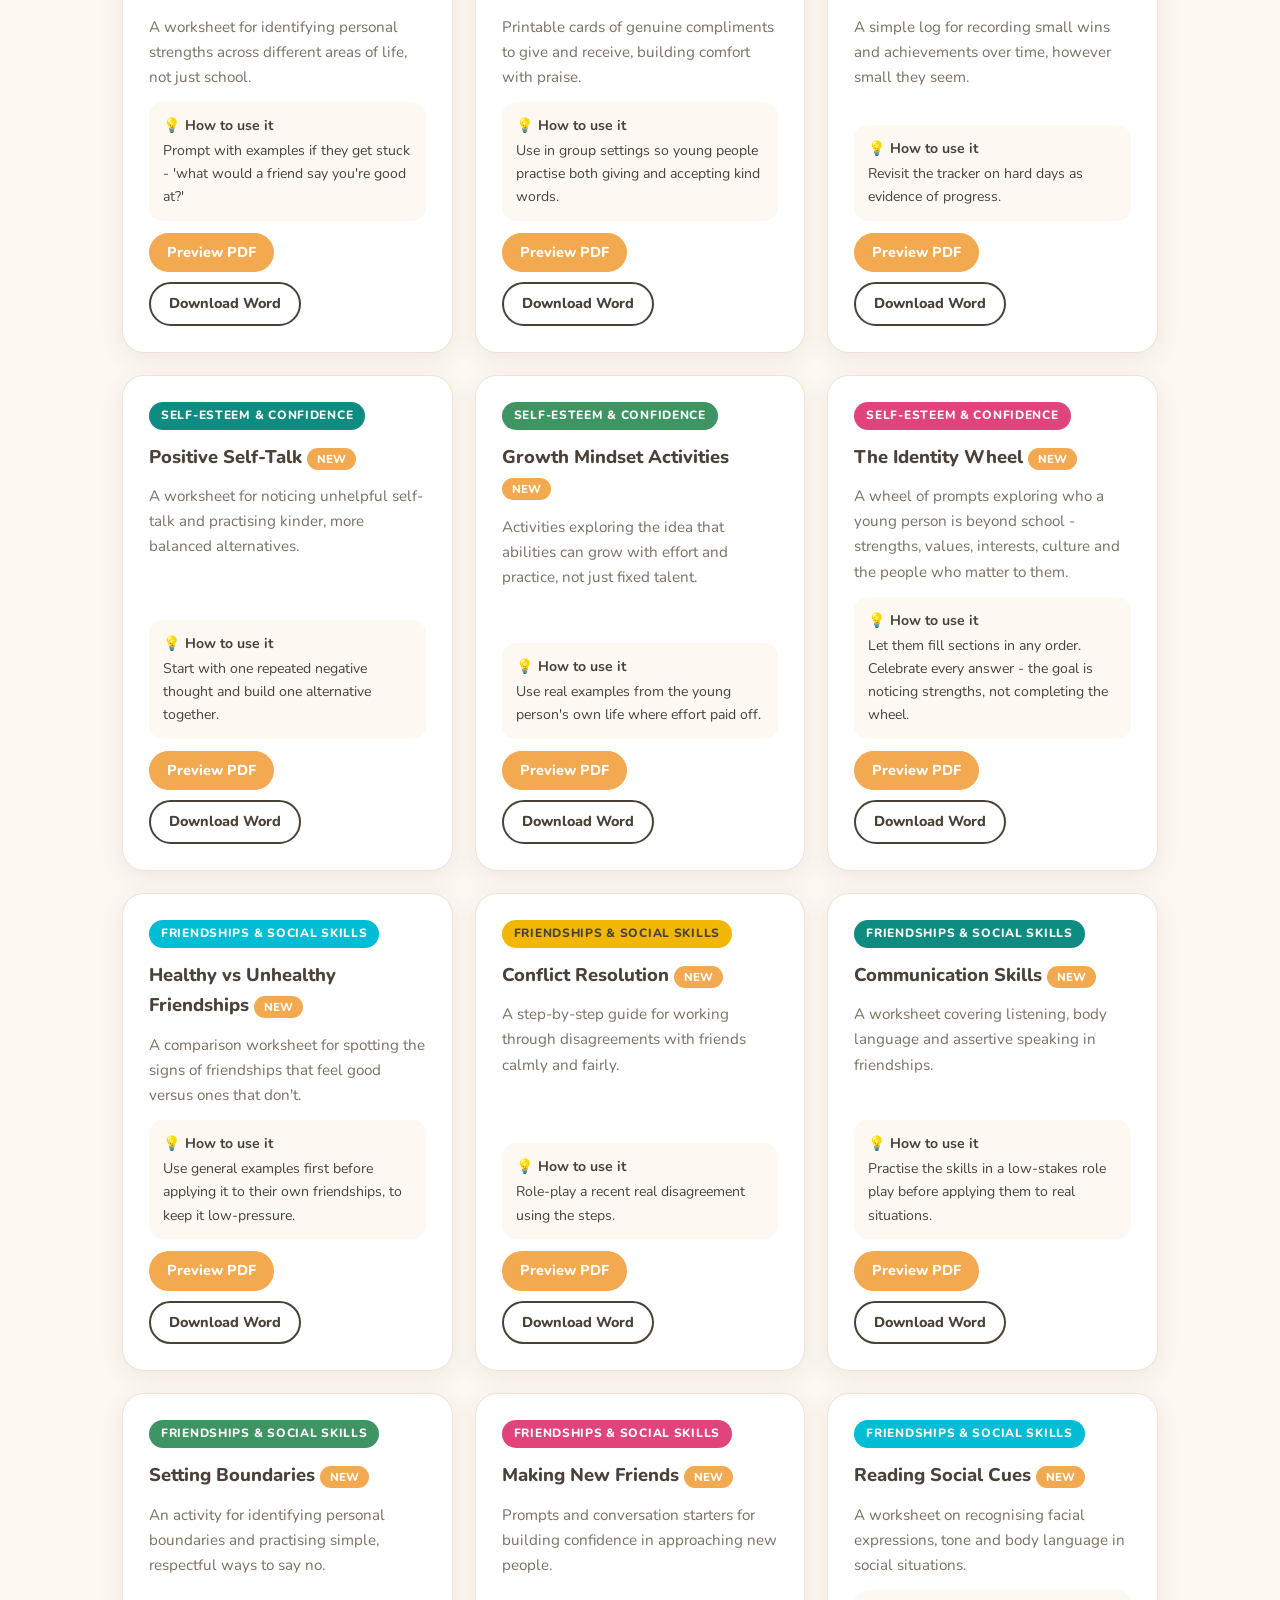
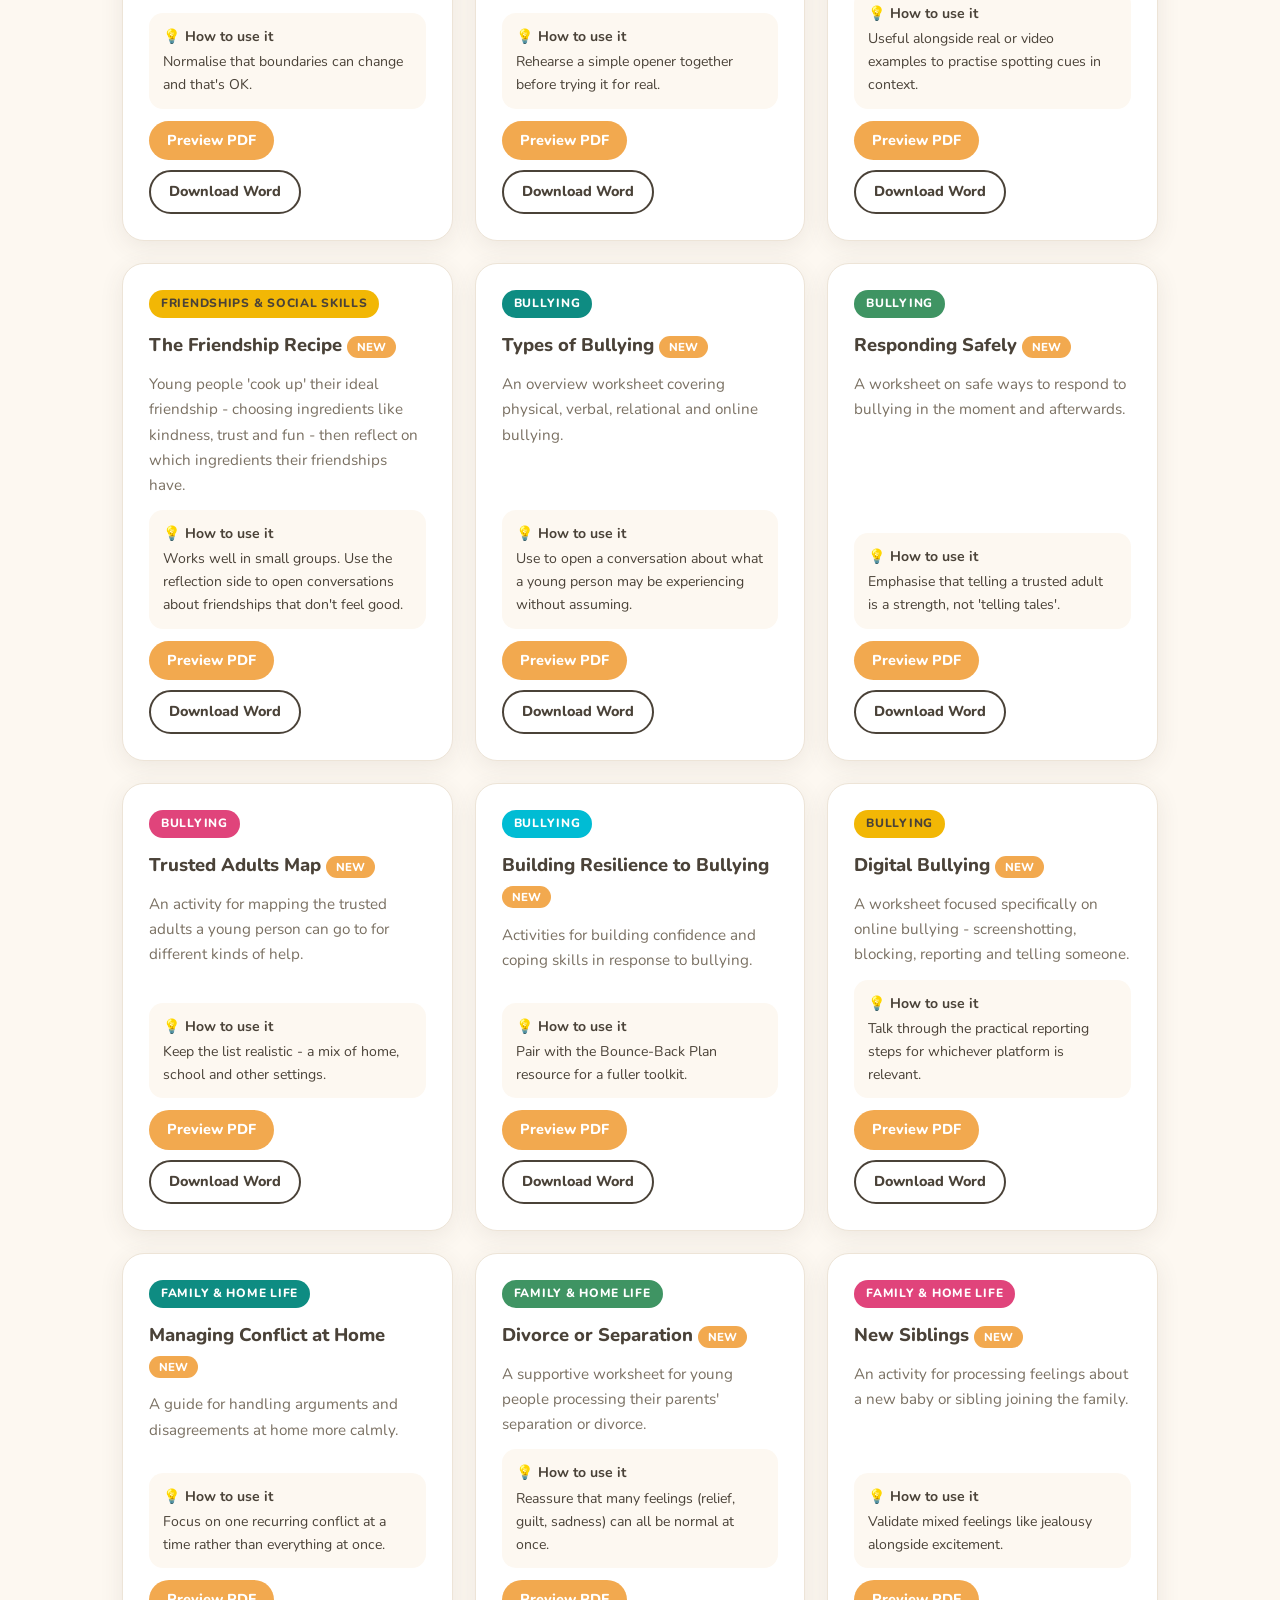
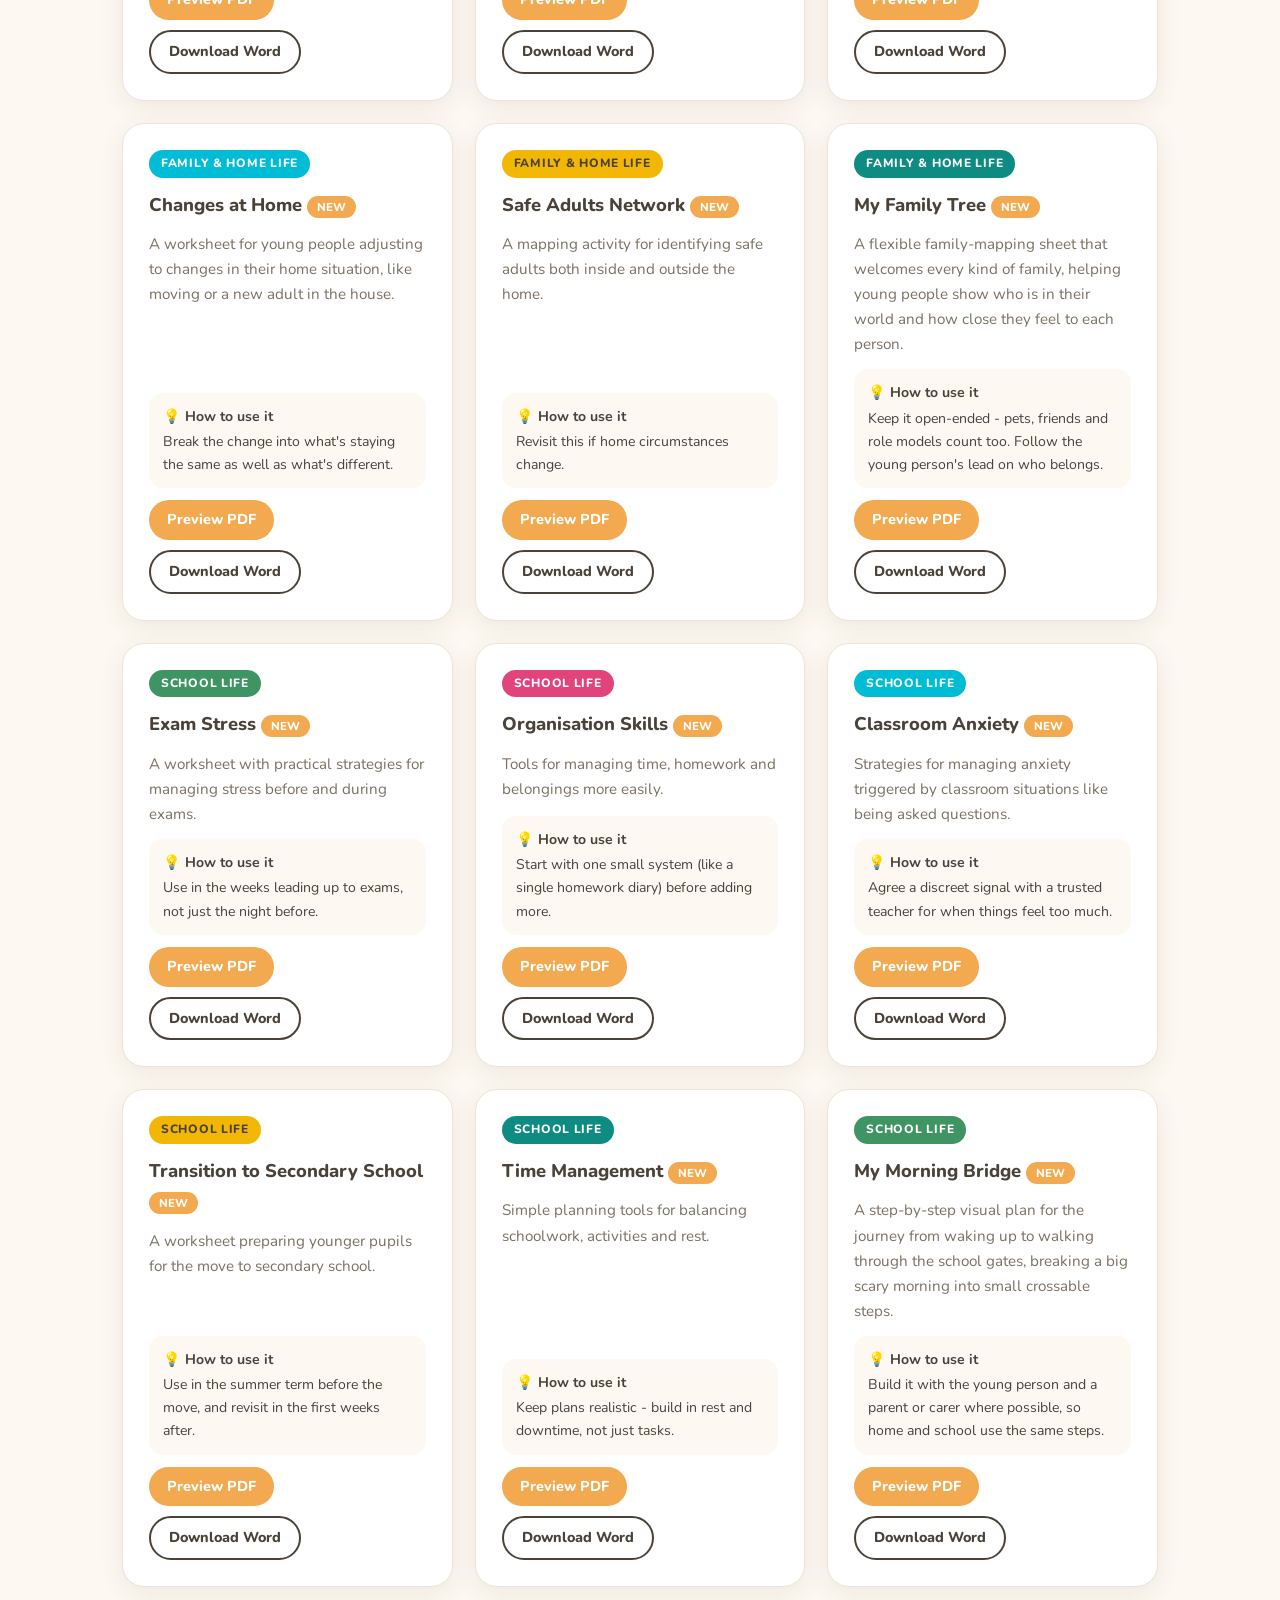
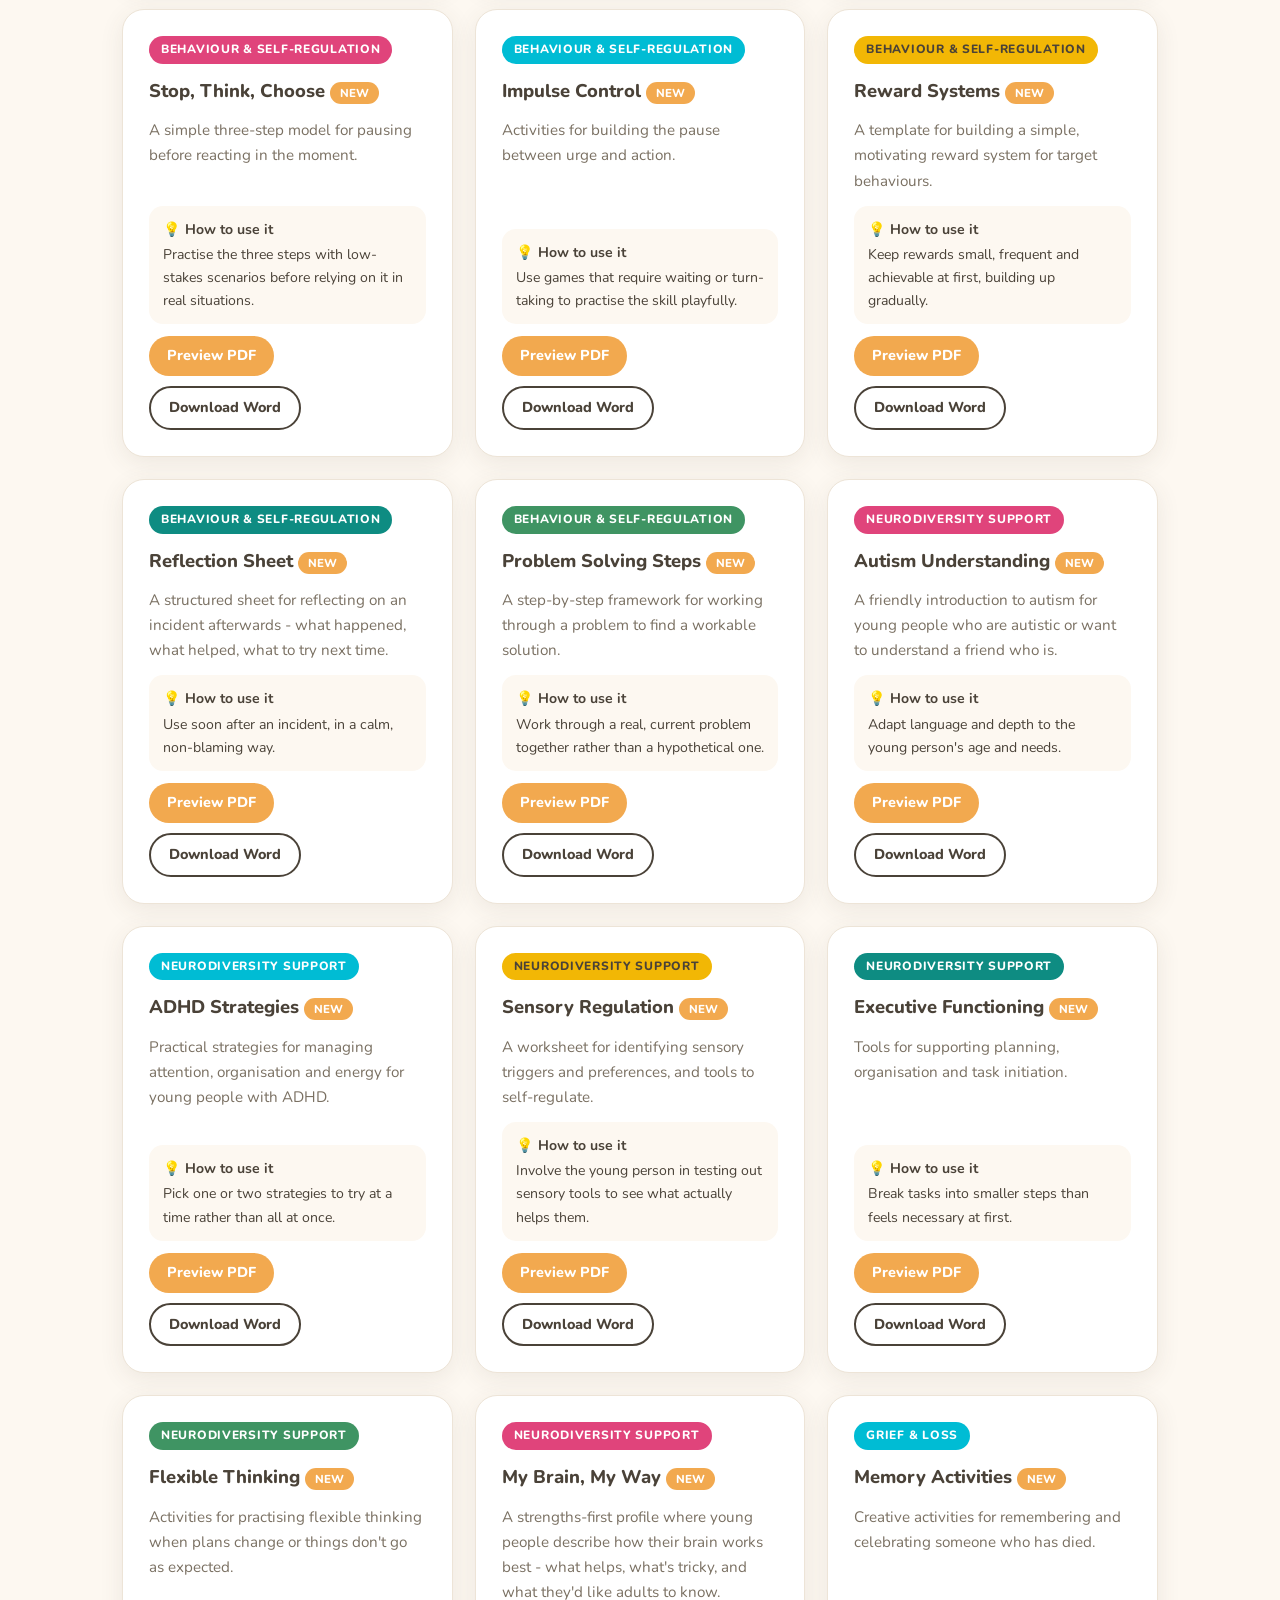
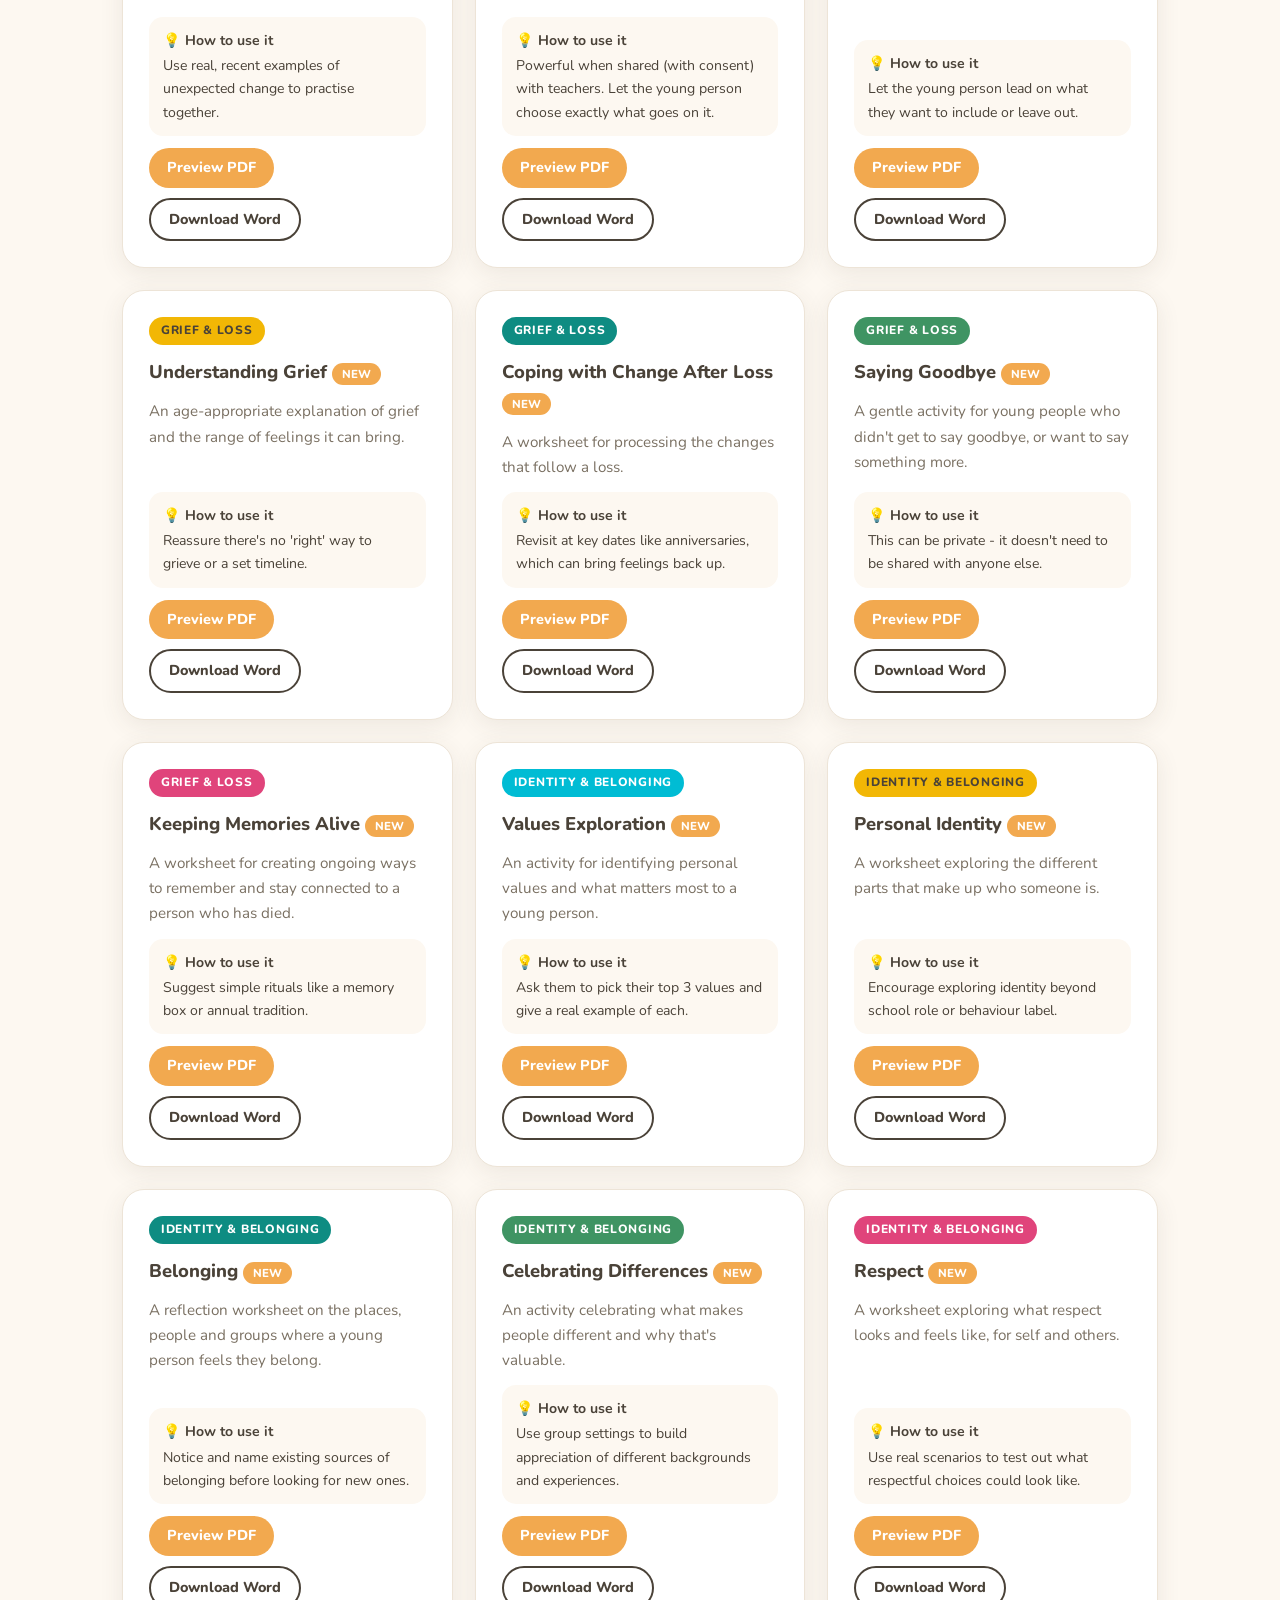
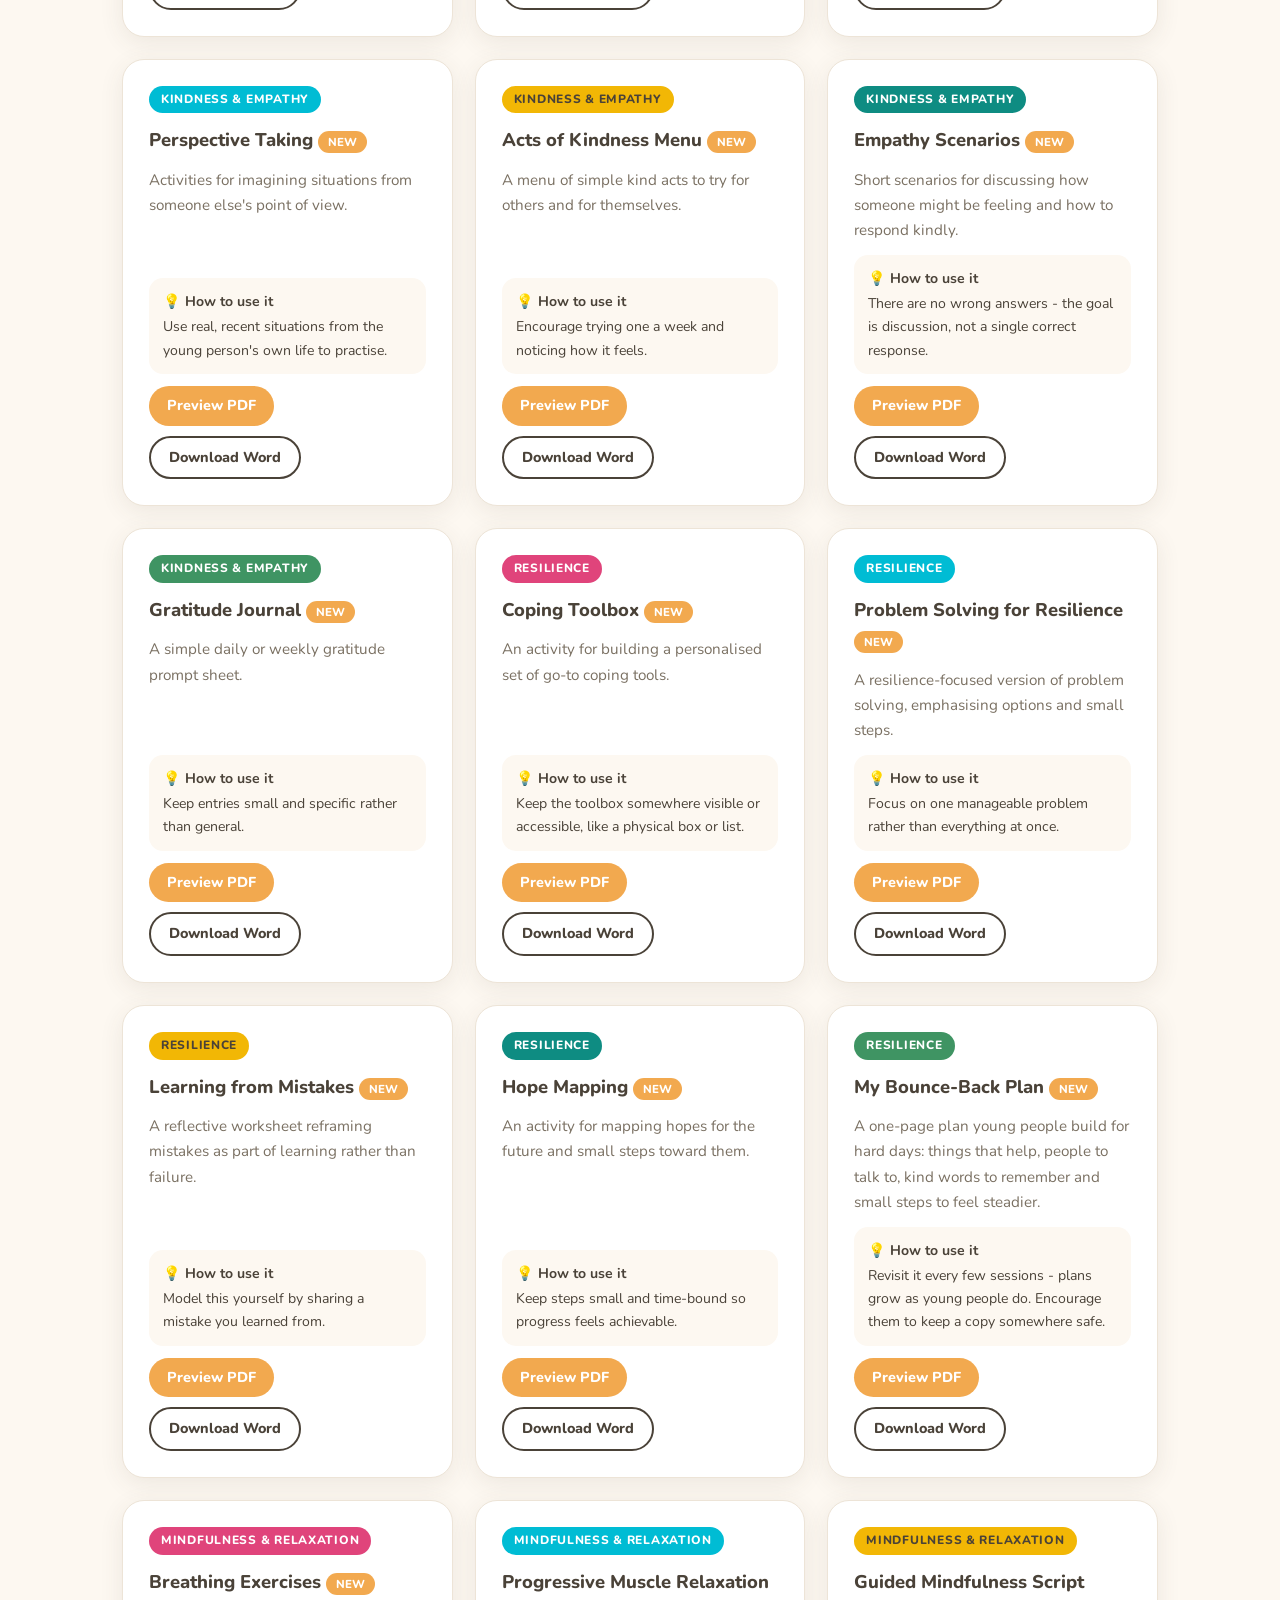
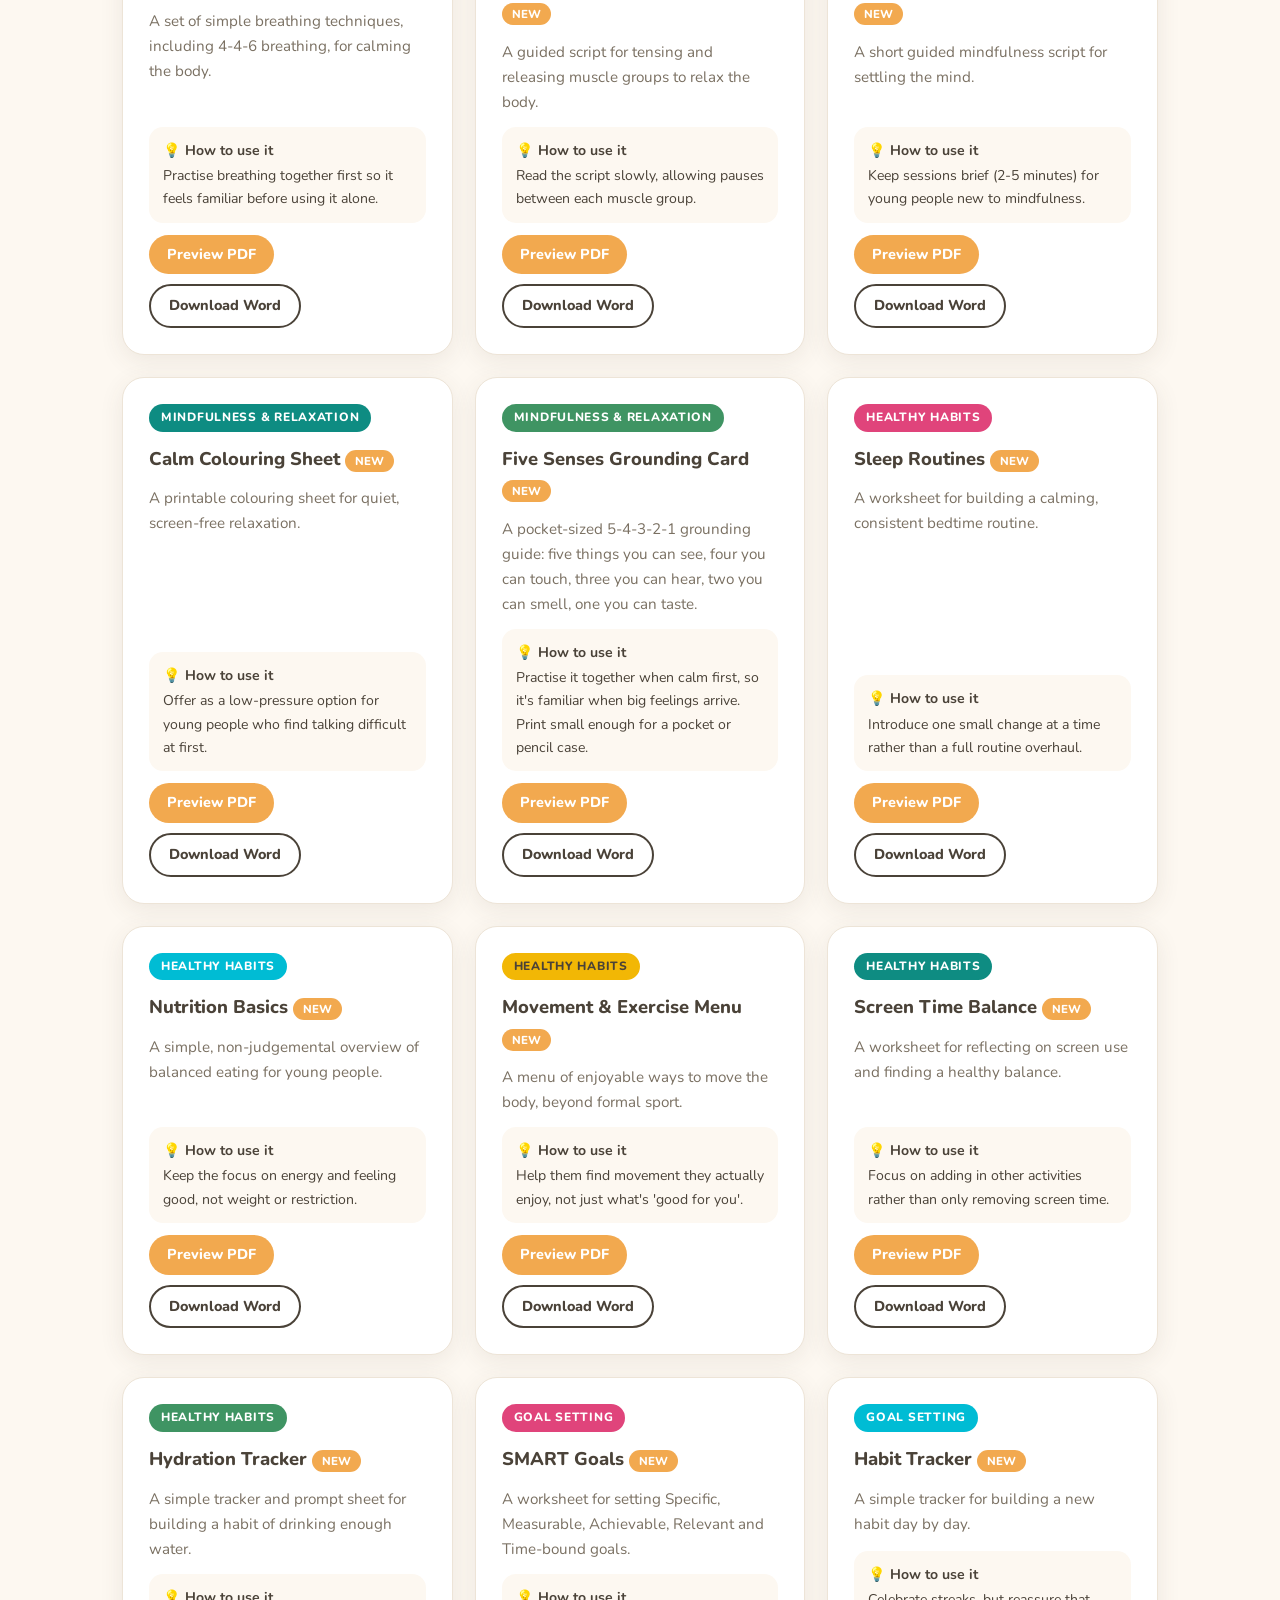
<file: library.html>
<!DOCTYPE html>
<html lang="en">
<head>
  <meta charset="UTF-8">
  <meta name="viewport" content="width=device-width, initial-scale=1.0">
  <title>Library — The Wellbeing Hub</title>
  <meta name="description" content="Free, editable wellbeing worksheets and activities for young people, organised by theme.">
  <link rel="preconnect" href="https://fonts.googleapis.com">
  <link rel="preconnect" href="https://fonts.gstatic.com" crossorigin>
  <link href="https://fonts.googleapis.com/css2?family=Caveat:wght@600;700&family=Nunito:wght@400;700;800&display=swap" rel="stylesheet">
  <link rel="stylesheet" href="css/style.css">
</head>
<body>
  <a class="skip-link" href="#main">Skip to main content</a>

  <nav class="nav" aria-label="Main navigation">
    <div class="nav-inner">
      <a href="index.html" class="logo">
        <span class="logo-mark" aria-hidden="true">W</span>
        <span class="logo-text">The Wellbeing Hub</span>
      </a>
      <button class="nav-toggle" aria-expanded="false" aria-controls="nav-menu" aria-label="Open menu">☰</button>
      <ul class="nav-links" id="nav-menu">
        <li><a href="index.html">Home</a></li>
        <li><a href="library.html" aria-current="page">Library</a></li>
        <li><a href="games.html">Games</a></li>
        <li><a href="about.html">About</a></li>
        <li><a href="contact.html">Get in touch</a></li>
      </ul>
    </div>
  </nav>

  <main id="main">
    <header class="hero" style="padding:56px 0 40px;">
      <div class="blob blob-1" aria-hidden="true"></div>
      <div class="blob blob-3" aria-hidden="true"></div>
      <div class="container hero-inner">
        <span class="eyebrow">All free · All editable</span>
        <h1>The Library</h1>
        <p class="lead">
          Every resource here is free to preview, download and adapt. Each one comes
          with a short note on how to use it, so you can make it work for the young
          person in front of you.
        </p>
      </div>
    </header>

    <section class="section" style="padding-top:20px;" aria-labelledby="lib-title">
      <div class="container">
        <h2 id="lib-title" class="sr-only" style="position:absolute; left:-9999px;">Browse resources</h2>

        <div class="search-bar">
          <input type="search" id="search-input" placeholder="Search resources… e.g. anger, worry, confidence" aria-label="Search resources">
        </div>

        <div class="chips" id="chips" role="group" aria-label="Filter by category"></div>

        <div class="resource-grid" id="resource-grid"></div>
        <p class="no-results" id="no-results">
          Nothing matches that search just yet — try a different word, or
          <a href="contact.html">request a resource</a> and it may be added!
        </p>
      </div>
    </section>
  </main>

  <footer>
    <div class="container">
      <div class="footer-grid">
        <div>
          <h4>The Wellbeing Hub</h4>
          <p>Free wellbeing resources and activities created from a youth advocate's
            professional standpoint. These materials are supportive tools, not medical
            or therapeutic advice, and may not suit everyone.</p>
        </div>
        <div>
          <h4>Explore</h4>
          <ul>
            <li><a href="library.html">Library</a></li>
            <li><a href="games.html">Games</a></li>
            <li><a href="about.html">About</a></li>
            <li><a href="contact.html">Get in touch</a></li>
          </ul>
        </div>
        <div>
          <h4>Need help now?</h4>
          <ul>
            <li>Emergency <strong>999</strong></li>
            <li>Childline <strong>0800 1111</strong></li>
            <li>Samaritans <strong>116 123</strong></li>
            <li>Text SHOUT to <strong>85258</strong></li>
          </ul>
        </div>
      </div>
      <div class="footer-bottom">
        © 2026 The Wellbeing Hub · Made with care for young people and those who support them.
      </div>
    </div>
  </footer>

  <script src="js/resources.js"></script>
  <script src="js/main.js"></script>
</body>
</html>
</file>
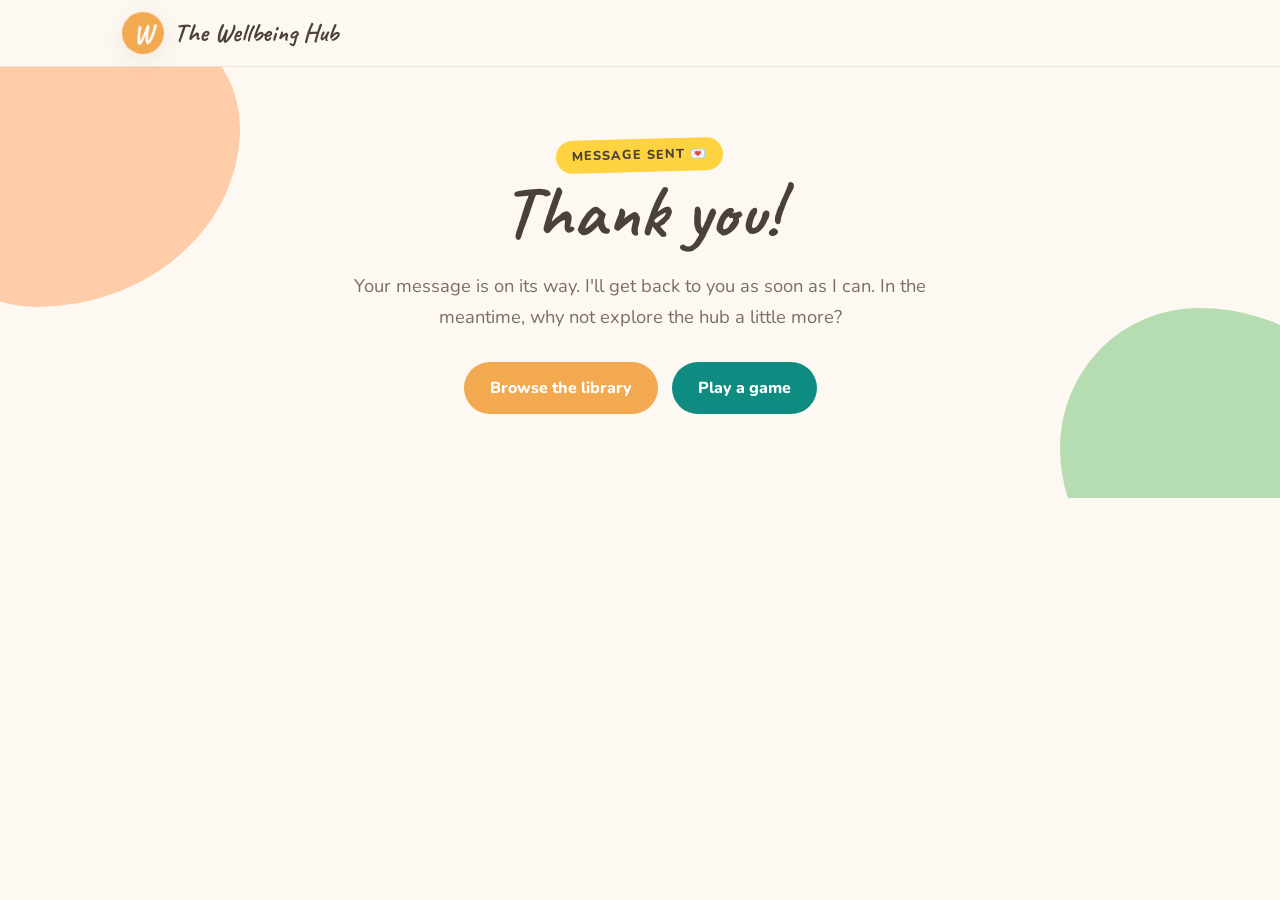
<file: thanks.html>
<!DOCTYPE html>
<html lang="en">
<head>
  <meta charset="UTF-8">
  <meta name="viewport" content="width=device-width, initial-scale=1.0">
  <title>Thank you — The Wellbeing Hub</title>
  <link rel="preconnect" href="https://fonts.googleapis.com">
  <link rel="preconnect" href="https://fonts.gstatic.com" crossorigin>
  <link href="https://fonts.googleapis.com/css2?family=Caveat:wght@600;700&family=Nunito:wght@400;700;800&display=swap" rel="stylesheet">
  <link rel="stylesheet" href="css/style.css">
</head>
<body>
  <nav class="nav" aria-label="Main navigation">
    <div class="nav-inner">
      <a href="index.html" class="logo">
        <span class="logo-mark" aria-hidden="true">W</span>
        <span class="logo-text">The Wellbeing Hub</span>
      </a>
    </div>
  </nav>
  <main>
    <header class="hero">
      <div class="blob blob-1" aria-hidden="true"></div>
      <div class="blob blob-2" aria-hidden="true"></div>
      <div class="container hero-inner">
        <span class="eyebrow">Message sent 💌</span>
        <h1>Thank you!</h1>
        <p class="lead">Your message is on its way. I'll get back to you as soon as I can.
          In the meantime, why not explore the hub a little more?</p>
        <div class="hero-actions">
          <a class="btn btn-honey" href="library.html">Browse the library</a>
          <a class="btn btn-sage" href="games.html">Play a game</a>
        </div>
      </div>
    </header>
  </main>
</body>
</html>
</file>
<file: css/style.css>
/* ============================================
   The Wellbeing Hub — shared styles
   Palette: cream, peach, butter, sage, lavender, honey
   Type: Caveat (display) + Nunito (body)
   ============================================ */

:root {
  --cream: #FDF8F1;
  --paper: #FFFFFF;
  --peach: #FFA96E;
  --butter: #FFD23F;
  --sage: #7BC97E;
  --lavender: #B98CF0;
  --sky: #4FC3E8;
  --rose: #F5A0BC;
  --honey: #F2A94F;
  --honey-dark: #C97E1E;
  --ink: #4A4238;
  --ink-soft: #7A7062;
  --line: #EDE4D7;
  --radius: 22px;
  --shadow: 0 6px 24px rgba(74, 66, 56, 0.09);

  /* Vibrant accents - drawn from the resource-pack colour language */
  --vibe-cyan: #00BCD4;
  --vibe-cyan-dark: #0891A8;
  --vibe-gold: #F2B705;
  --vibe-gold-dark: #C4930A;
  --vibe-teal: #0E8C82;
  --vibe-sage: #3F9463;
  --vibe-magenta: #E0447B;
}

/* Native cross-page transitions (progressive enhancement - unsupported
   browsers just navigate normally, no fallback needed) */
@view-transition {
  navigation: auto;
}
@media (prefers-reduced-motion: reduce) {
  ::view-transition-group(*),
  ::view-transition-old(*),
  ::view-transition-new(*) {
    animation: none !important;
  }
}

* { box-sizing: border-box; margin: 0; padding: 0; }

html { scroll-behavior: smooth; }

body {
  font-family: 'Nunito', system-ui, sans-serif;
  background: var(--cream);
  color: var(--ink);
  line-height: 1.65;
  font-size: 17px;
}

img { max-width: 100%; }

h1, h2, h3.script {
  font-family: 'Caveat', cursive;
  font-weight: 700;
  line-height: 1.1;
}

h1 { font-size: clamp(2.8rem, 7vw, 4.6rem); }
h2 { font-size: clamp(2.2rem, 5vw, 3.2rem); }

h3, h4 { font-family: 'Nunito', sans-serif; font-weight: 800; }

a { color: var(--honey-dark); }

.container { max-width: 1080px; margin: 0 auto; padding: 0 22px; }

/* ---------- Accessibility ---------- */
a:focus-visible, button:focus-visible, input:focus-visible,
select:focus-visible, textarea:focus-visible {
  outline: 3px solid var(--honey);
  outline-offset: 2px;
  border-radius: 6px;
}

.skip-link {
  position: absolute; left: -9999px; top: 0;
  background: var(--ink); color: #fff; padding: 10px 18px;
  border-radius: 0 0 12px 0; z-index: 100;
}
.skip-link:focus { left: 0; }

@media (prefers-reduced-motion: reduce) {
  *, *::before, *::after {
    animation-duration: 0.01ms !important;
    animation-iteration-count: 1 !important;
    transition-duration: 0.01ms !important;
  }
}

/* ---------- Scroll reveal ---------- */
.reveal {
  opacity: 0;
  transform: translateY(26px);
  transition: opacity 0.7s ease, transform 0.7s ease;
  transition-delay: var(--reveal-delay, 0s);
}
.reveal.revealed { opacity: 1; transform: none; }

.grid-3 > .reveal:nth-child(2), .grid-2 > .reveal:nth-child(2), .chooser > .reveal:nth-child(2) { --reveal-delay: 0.12s; }
.grid-3 > .reveal:nth-child(3) { --reveal-delay: 0.24s; }

/* ---------- Navigation ---------- */
.nav {
  position: sticky; top: 0; z-index: 50;
  background: rgba(253, 248, 241, 0.92);
  backdrop-filter: blur(8px);
  border-bottom: 1px solid var(--line);
}
.nav-inner {
  max-width: 1080px; margin: 0 auto; padding: 12px 22px;
  display: flex; align-items: center; justify-content: space-between; gap: 16px;
}
.logo {
  display: flex; align-items: center; gap: 10px;
  text-decoration: none; color: var(--ink);
}
.logo-mark {
  width: 42px; height: 42px; border-radius: 50%;
  background: var(--honey);
  display: grid; place-items: center;
  font-family: 'Caveat', cursive; font-size: 1.7rem; font-weight: 700;
  color: #fff; transform: rotate(-6deg);
  box-shadow: var(--shadow);
}
.logo-text { font-family: 'Caveat', cursive; font-size: 1.6rem; font-weight: 700; }

.nav-links { display: flex; gap: 6px; list-style: none; align-items: center; }
.nav-links a {
  text-decoration: none; color: var(--ink); font-weight: 700; font-size: 0.95rem;
  padding: 8px 14px; border-radius: 999px; transition: background 0.2s;
}
.nav-links a:hover { background: var(--butter); }
.nav-links a[aria-current="page"] { background: var(--peach); }

.nav-toggle {
  display: none; background: none; border: none; cursor: pointer;
  font-size: 1.6rem; color: var(--ink); padding: 6px 10px;
}

@media (max-width: 760px) {
  .nav-toggle { display: block; }
  .nav-links {
    display: none; position: absolute; top: 100%; left: 0; right: 0;
    background: var(--cream); flex-direction: column; align-items: stretch;
    padding: 12px 22px 18px; border-bottom: 1px solid var(--line);
    box-shadow: var(--shadow);
  }
  .nav-links.open { display: flex; }
  .nav-links a { display: block; padding: 12px 14px; }
}

/* ---------- Buttons ---------- */
.btn {
  display: inline-block; text-decoration: none; cursor: pointer;
  font-family: 'Nunito', sans-serif; font-weight: 800; font-size: 1rem;
  padding: 13px 26px; border-radius: 999px; border: none;
  transition: transform 0.15s ease, box-shadow 0.15s ease;
}
.btn:hover { transform: translateY(-2px); box-shadow: var(--shadow); }
.btn-honey { background: var(--honey); color: #fff; }
.btn-sage { background: var(--vibe-teal); color: #fff; }
.btn-lavender { background: var(--vibe-magenta); color: #fff; }
.btn-outline { background: transparent; border: 2px solid var(--ink); color: var(--ink); }
.btn-small { padding: 8px 18px; font-size: 0.9rem; }

/* ---------- Sticker cards (signature) ---------- */
.sticker {
  background: var(--paper);
  border-radius: var(--radius);
  padding: 26px;
  box-shadow: var(--shadow);
  border: 1px solid var(--line);
}
.tilt-l { transform: rotate(-1.3deg); }
.tilt-r { transform: rotate(1.3deg); }
.tilt-l:hover, .tilt-r:hover { transform: rotate(0deg); transition: transform 0.25s ease; }

/* Vibrant top accent for plain content cards (not resource/chooser/game cards,
   which already carry their own colour) */
.grid-3 > .sticker, .grid-2 > .sticker {
  border-top: 5px solid var(--vibe-cyan);
  border-radius: var(--radius) var(--radius) 18px 18px;
  transition: transform 0.22s ease, box-shadow 0.22s ease;
}
.grid-3 > .sticker:nth-child(3n+2) { border-top-color: var(--vibe-gold); }
.grid-3 > .sticker:nth-child(3n+3) { border-top-color: var(--vibe-teal); }
.grid-2 > .sticker:nth-child(2n) { border-top-color: var(--vibe-magenta); }
.grid-3 > .sticker:hover, .grid-2 > .sticker:hover {
  transform: translateY(-8px) rotate(0deg);
  box-shadow: 0 18px 34px rgba(74, 66, 56, 0.18);
}

/* ---------- Hero ---------- */
.hero {
  position: relative; overflow: hidden;
  padding: 72px 0 84px; text-align: center;
}
.hero .blob {
  position: absolute; border-radius: 46% 54% 60% 40% / 50% 44% 56% 50%;
  opacity: 0.55; z-index: 0;
}
.blob-1 { width: 340px; height: 320px; background: var(--peach); top: -80px; left: -100px; }
.blob-2 { width: 300px; height: 280px; background: var(--sage); bottom: -90px; right: -80px; }
.blob-3 { width: 200px; height: 190px; background: var(--lavender); top: 40px; right: 10%; }
.hero-inner { position: relative; z-index: 1; }

.hero p.lead {
  max-width: 620px; margin: 18px auto 30px; font-size: 1.15rem; color: var(--ink-soft);
}
.hero-actions { display: flex; gap: 14px; justify-content: center; flex-wrap: wrap; }

.eyebrow {
  display: inline-block; background: var(--butter); color: var(--ink);
  font-weight: 800; font-size: 0.8rem; letter-spacing: 0.08em; text-transform: uppercase;
  padding: 6px 16px; border-radius: 999px; transform: rotate(-1.5deg);
}

/* ---------- Sections ---------- */
.section { padding: 64px 0; }
.section-alt { background: #FBF3E7; }
.section-head { text-align: center; margin-bottom: 40px; }
.section-head p { color: var(--ink-soft); max-width: 560px; margin: 10px auto 0; }

.grid-3 { display: grid; grid-template-columns: repeat(3, 1fr); gap: 22px; }
.grid-2 { display: grid; grid-template-columns: repeat(2, 1fr); gap: 22px; }
@media (max-width: 860px) { .grid-3 { grid-template-columns: 1fr 1fr; } }
@media (max-width: 620px) { .grid-3, .grid-2 { grid-template-columns: 1fr; } }

/* ---------- Visitor chooser ---------- */
.chooser { display: grid; grid-template-columns: 1fr 1fr; gap: 22px; max-width: 780px; margin: 0 auto; }
@media (max-width: 620px) { .chooser { grid-template-columns: 1fr; } }
.chooser-card {
  text-align: center; padding: 34px 26px; text-decoration: none; color: var(--ink);
}
.chooser-card .big-emoji { font-size: 3rem; display: block; margin-bottom: 10px; }
.chooser-card h3 { font-size: 1.3rem; margin-bottom: 8px; }
.chooser-card p { color: var(--ink); opacity: 0.82; font-size: 0.98rem; }
.chooser-card:nth-child(1) { background: var(--sky); }
.chooser-card:nth-child(2) { background: var(--rose); }
.chooser-card:hover { transform: translateY(-4px) rotate(0deg); transition: transform 0.2s; }

/* ---------- Library ---------- */
.search-bar {
  display: flex; gap: 10px; max-width: 560px; margin: 0 auto 26px;
}
.search-bar input {
  flex: 1; padding: 14px 20px; border-radius: 999px;
  border: 2px solid var(--line); background: var(--paper);
  font-family: 'Nunito', sans-serif; font-size: 1rem; color: var(--ink);
}
.chips { display: flex; flex-wrap: wrap; gap: 10px; justify-content: center; margin-bottom: 38px; }
.chip {
  background: var(--paper); border: 2px solid var(--line); cursor: pointer;
  padding: 8px 16px; border-radius: 999px; font-family: 'Nunito', sans-serif;
  font-weight: 700; font-size: 0.88rem; color: var(--ink);
  transition: background 0.15s, transform 0.15s;
}
.chip:nth-child(5n+1).active { background: var(--vibe-cyan); color: #fff; }
.chip:nth-child(5n+2).active { background: var(--vibe-gold); color: var(--ink); }
.chip:nth-child(5n+3).active { background: var(--vibe-teal); color: #fff; }
.chip:nth-child(5n+4).active { background: var(--vibe-sage); color: #fff; }
.chip:nth-child(5n+5).active { background: var(--vibe-magenta); color: #fff; }
.chip.active { border-color: transparent; transform: rotate(-1deg); }

.resource-grid { display: grid; grid-template-columns: repeat(3, 1fr); gap: 22px; }
@media (max-width: 900px) { .resource-grid { grid-template-columns: 1fr 1fr; } }
@media (max-width: 600px) { .resource-grid { grid-template-columns: 1fr; } }

.resource-card { display: flex; flex-direction: column; gap: 12px; }
.resource-card .cat-tag {
  align-self: flex-start; font-size: 0.75rem; font-weight: 800;
  text-transform: uppercase; letter-spacing: 0.06em;
  padding: 4px 12px; border-radius: 999px; background: var(--butter); color: var(--ink);
}
.resource-card.hue-cyan .cat-tag { background: var(--vibe-cyan); color: #fff; }
.resource-card.hue-gold .cat-tag { background: var(--vibe-gold); color: var(--ink); }
.resource-card.hue-teal .cat-tag { background: var(--vibe-teal); color: #fff; }
.resource-card.hue-sage .cat-tag { background: var(--vibe-sage); color: #fff; }
.resource-card.hue-magenta .cat-tag { background: var(--vibe-magenta); color: #fff; }
.resource-card h3 { font-size: 1.15rem; }
.resource-card .desc { font-size: 0.95rem; color: var(--ink-soft); flex: 1; }
.resource-card .how {
  background: var(--cream); border-radius: 14px; padding: 12px 14px;
  font-size: 0.88rem;
}
.resource-card .how strong { display: block; margin-bottom: 2px; }
.resource-actions { display: flex; gap: 10px; flex-wrap: wrap; }
.badge-new {
  background: var(--honey); color: #fff; font-size: 0.72rem; font-weight: 800;
  padding: 3px 10px; border-radius: 999px; text-transform: uppercase;
}
.badge-soon {
  background: var(--line); color: var(--ink-soft); font-size: 0.72rem; font-weight: 800;
  padding: 3px 10px; border-radius: 999px; text-transform: uppercase;
}
.no-results { text-align: center; color: var(--ink-soft); padding: 40px 0; display: none; }

/* ---------- Games ---------- */
.game-card { text-align: center; }
.game-card .big-emoji { font-size: 2.6rem; display: block; margin-bottom: 8px; }
.game-area { margin-top: 18px; }

/* Mood check-in */
.mood-row { display: flex; gap: 14px; justify-content: center; flex-wrap: wrap; margin: 18px 0; }
.mood-btn {
  font-size: 2.4rem; background: var(--paper); border: 2px solid var(--line);
  border-radius: 50%; width: 72px; height: 72px; cursor: pointer;
  transition: transform 0.18s ease, border-color 0.18s;
}
.mood-btn:hover { transform: scale(1.18) rotate(-6deg); border-color: var(--honey); }
.mood-response {
  min-height: 70px; margin-top: 14px; padding: 16px 20px; border-radius: 16px;
  background: var(--butter); font-weight: 700; display: none;
}
.mood-response.show { display: block; animation: pop 0.35s ease; }

@keyframes pop {
  0% { transform: scale(0.85); opacity: 0; }
  100% { transform: scale(1); opacity: 1; }
}

/* Breathing bubble */
.breath-stage { display: grid; place-items: center; height: 240px; }
.breath-bubble {
  width: 110px; height: 110px; border-radius: 50%;
  background: radial-gradient(circle at 30% 30%, var(--sky), var(--lavender));
  display: grid; place-items: center; font-weight: 800; color: var(--ink);
  box-shadow: var(--shadow);
}
.breath-bubble.animating { animation: breathe 14s ease-in-out infinite; }
@keyframes breathe {
  0%   { transform: scale(1); }
  28%  { transform: scale(1.9); }   /* breathe in 4s */
  57%  { transform: scale(1.9); }   /* hold 4s */
  100% { transform: scale(1); }     /* breathe out 6s */
}

/* Affirmation + prompts */
.reveal-box {
  min-height: 92px; display: grid; place-items: center; padding: 18px;
  border-radius: 16px; background: var(--cream); border: 2px dashed var(--line);
  font-family: 'Caveat', cursive; font-size: 1.6rem; line-height: 1.25;
}

/* Word scramble */
.scramble-word {
  font-family: 'Caveat', cursive; font-size: 2.4rem; letter-spacing: 0.15em;
  background: var(--lavender); border-radius: 14px; padding: 8px 18px;
  display: inline-block; margin: 12px 0; transform: rotate(-1deg);
}
.scramble-input {
  padding: 12px 18px; border-radius: 999px; border: 2px solid var(--line);
  font-family: 'Nunito', sans-serif; font-size: 1rem; width: 100%;
  max-width: 260px; margin-bottom: 12px; text-align: center;
}
.scramble-msg { min-height: 30px; font-weight: 800; }

/* ---------- About ---------- */
.quote-block {
  max-width: 720px; margin: 0 auto; text-align: center;
  font-family: 'Caveat', cursive; font-size: clamp(1.8rem, 4vw, 2.6rem);
  line-height: 1.3;
}
.quote-block cite { display: block; font-size: 1.3rem; margin-top: 14px; color: var(--ink-soft); }
.prose { max-width: 700px; margin: 0 auto; }
.prose p + p { margin-top: 18px; }

/* Handwritten personal essay */
.prose-hand p {
  font-family: 'Caveat', cursive;
  font-size: 1.65rem;
  line-height: 1.4;
}
.prose-hand p + p { margin-top: 14px; }

/* Single feature card (About: how the resources are made) */
.feature-card {
  max-width: 620px; margin: 0 auto; text-align: center;
  padding: 40px 36px;
  border-top: 6px solid var(--vibe-teal);
  border-radius: var(--radius) var(--radius) 18px 18px;
  transition: transform 0.22s ease, box-shadow 0.22s ease;
}
.feature-card:hover {
  transform: translateY(-8px);
  box-shadow: 0 18px 34px rgba(74, 66, 56, 0.18);
}
.feature-card .big-emoji { font-size: 3rem; display: block; margin-bottom: 12px; }
.feature-card h3 { font-size: 1.5rem; margin-bottom: 12px; }
.feature-card p { color: var(--ink-soft); font-size: 1.08rem; }

.help-links { list-style: none; display: grid; gap: 14px; }
.help-links li { display: flex; gap: 12px; align-items: baseline; }
.help-links .who { font-weight: 800; min-width: 150px; }

/* ---------- Contact ---------- */
.form-grid { display: grid; gap: 18px; max-width: 620px; margin: 0 auto; }
.form-grid label { font-weight: 800; font-size: 0.92rem; display: block; margin-bottom: 6px; }
.form-grid input, .form-grid select, .form-grid textarea {
  width: 100%; padding: 13px 16px; border-radius: 14px;
  border: 2px solid var(--line); background: var(--paper);
  font-family: 'Nunito', sans-serif; font-size: 1rem; color: var(--ink);
}
.form-grid textarea { min-height: 140px; resize: vertical; }

.notice {
  border-radius: 16px; padding: 16px 20px; font-size: 0.95rem;
  background: var(--butter); border: 1px solid #F0DFAE;
}
.notice-crisis { background: var(--rose); border-color: #EFC0CA; }
.notice > strong:first-child { display: block; margin-bottom: 4px; }

/* FAQ */
.faq { max-width: 700px; margin: 0 auto; display: grid; gap: 12px; }
.faq details {
  background: var(--paper); border-radius: 16px; padding: 16px 20px;
  border: 1px solid var(--line);
}
.faq summary { font-weight: 800; cursor: pointer; }
.faq details[open] summary { margin-bottom: 8px; }

/* ---------- Footer ---------- */
footer {
  background: #F4EADA; margin-top: 60px;
  padding: 46px 0 30px; font-size: 0.92rem; color: var(--ink-soft);
}
.footer-grid { display: grid; grid-template-columns: 2fr 1fr 1fr; gap: 30px; }
@media (max-width: 720px) { .footer-grid { grid-template-columns: 1fr; } }
.footer-grid h4 { color: var(--ink); margin-bottom: 10px; }
.footer-grid ul { list-style: none; display: grid; gap: 6px; }
.footer-grid a { color: var(--ink-soft); }
.footer-bottom { margin-top: 30px; padding-top: 18px; border-top: 1px solid #E3D6C2; text-align: center; font-size: 0.85rem; }
</file>
